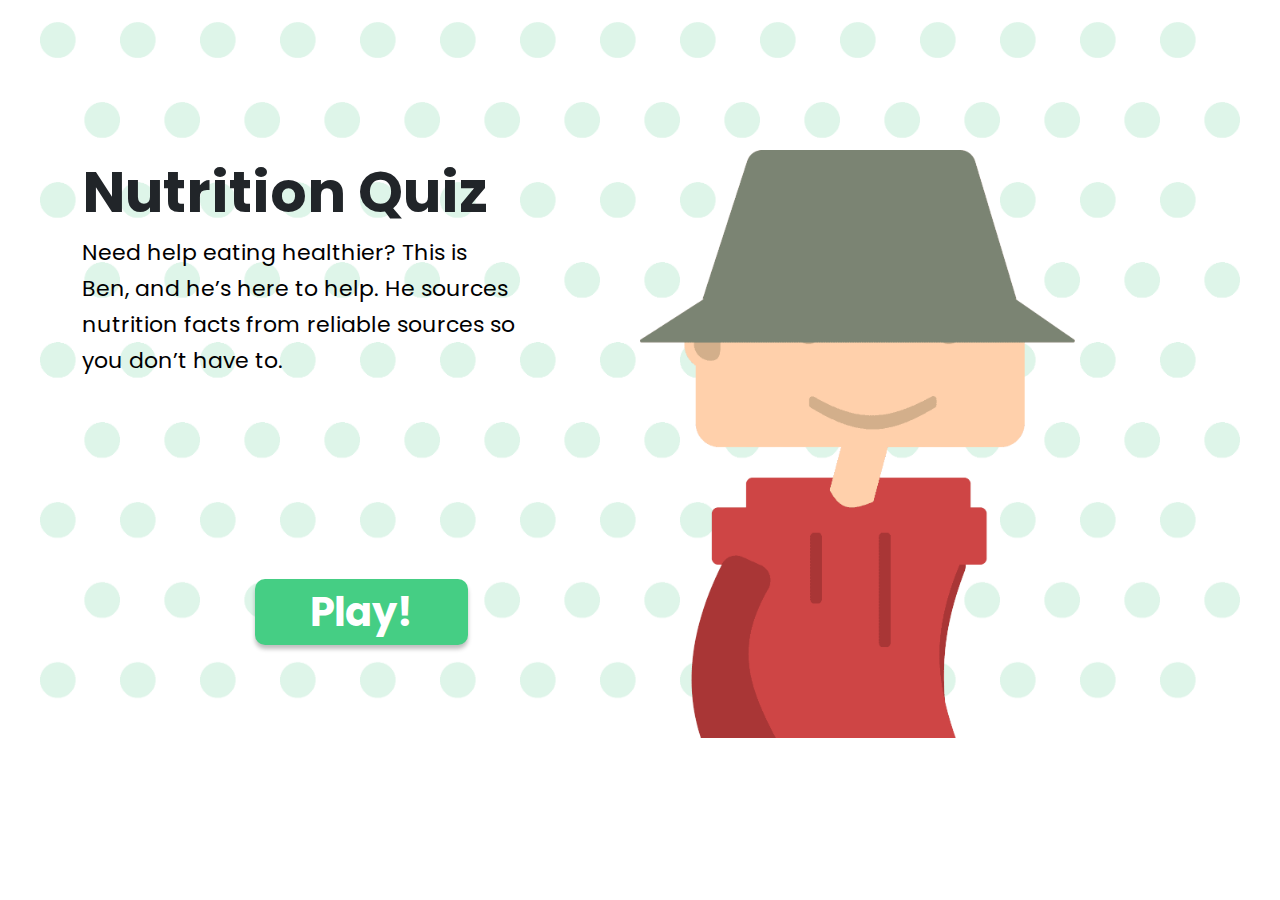
<file: index.html>
<!DOCTYPE html>
<html lang="en">

<head>
    <title>PUI Games</title>
    <!--Required meta tag-->
    <meta charset="UTF-8">
    <meta name="description" content="">
    <meta name="viewport" content="width=device-width, initial-scale=1.0">
    <meta property="og:title" content="">
    <meta property="og:type" content="">
    <meta property="og:url" content="">
    <meta property="og:image" content="">
    <!--google fonts cdn -->
    <link href="https://fonts.googleapis.com/css2?family=Poppins:wght@300;400;600;700&display=swap" rel="stylesheet">
    <!-- CSS File -->
    <link rel="stylesheet" href="assets/css/normalize.css">
    <link rel="stylesheet" href="assets/css/bootstrap.min.css">
    <link rel="stylesheet" href="https://cdnjs.cloudflare.com/ajax/libs/font-awesome/5.15.4/css/all.min.css">
    <!-- animation css -->
    <link rel="stylesheet" href="https://cdnjs.cloudflare.com/ajax/libs/animate.css/4.1.1/animate.min.css"/>
    <link rel="stylesheet" href="assets/css/style.css">
    <link rel="stylesheet" href="assets/css/responsive.css">
</head>

<body>

    <!--Start main Area-->
    <section class="quiz_main_area">
        <div class="container">
            <div class="row">
                <div class="col-md-12">
                    <div class="quize_content_area">
                        <div class="left_quize_area">
                            <div class="quize_txt_area">
                                <div class="quize_top_txt">
                                    <h1>Nutrition Quiz</h1>
                                    <p>Need help eating healthier? This is <span>Ben, and he’s here to help. He sources</span> <span>nutrition facts from reliable sources so</span> you don’t have to.</p>
                                </div>
                                <div class="quize_play_btn">
                                    <a class="btn_style_1" href="option-1.html">Play!</a>
                                </div>
                            </div>
                        </div>
                        <div class="right_quize_area">
                            <div class="quize_right_images">
                                <img src="assets/images/man_icon.png" alt="">
                            </div>
                        </div>
                    </div>
                </div>
            </div>
        </div>
    </section>
    <!--End main Area-->






    <!-- JS File -->
    <script src="assets/js/modernizr-3.11.2.min.js"></script>
    <script src="assets/js/jquery.min.js"></script>
    <script src="assets/js/popper.min.js"></script>
    <script src="assets/js/bootstrap.min.js"></script>
    <script src="assets/js/custom.js"></script>

</body>

</html>
</file>
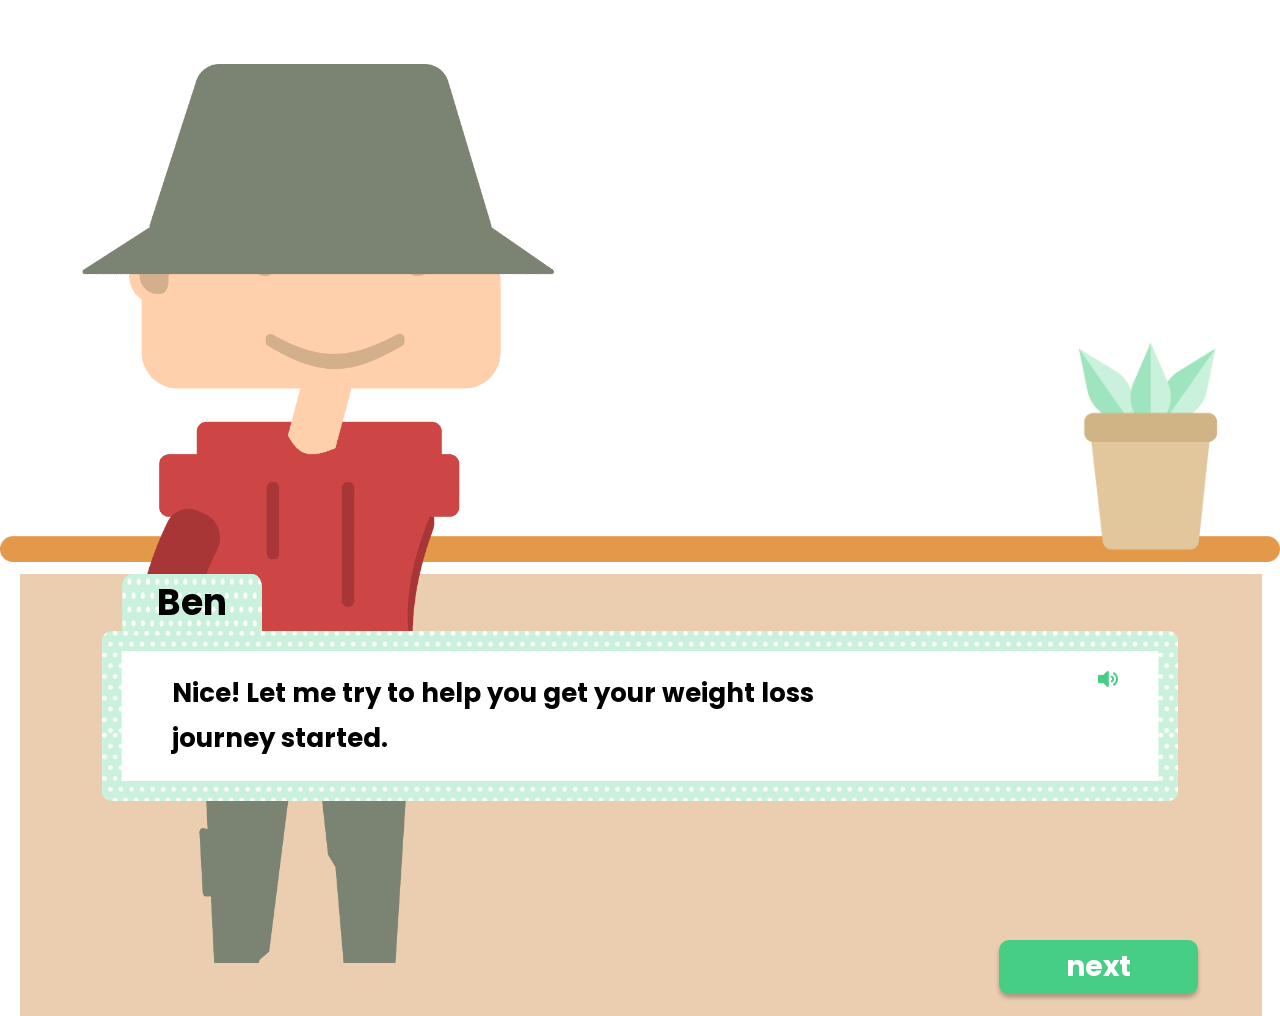
<file: option-1-input.html>
<!DOCTYPE html>
<html lang="en">

<head>
    <title>PUI Games</title>
    <!--Required meta tag-->
    <meta charset="UTF-8">
    <meta name="description" content="">
    <meta name="viewport" content="width=device-width, initial-scale=1.0">
    <meta property="og:title" content="">
    <meta property="og:type" content="">
    <meta property="og:url" content="">
    <meta property="og:image" content="">
    <!--google fonts cdn -->
    <link href="https://fonts.googleapis.com/css2?family=Poppins:wght@300;400;600;700&display=swap" rel="stylesheet">
     <!-- aos animations css -->
    <link href="https://unpkg.com/aos@2.3.1/dist/aos.css" rel="stylesheet" />
    <!-- CSS File -->
    <link rel="stylesheet" href="assets/css/normalize.css">
    <link rel="stylesheet" href="assets/css/bootstrap.min.css">
    <link rel="stylesheet" href="https://cdnjs.cloudflare.com/ajax/libs/font-awesome/5.15.4/css/all.min.css">
    <link rel="stylesheet" href="assets/css/style.css">
    <link rel="stylesheet" href="assets/css/responsive.css">
</head>

<body>

    <!--Start main Area-->
    <section class="option_main_pages_area">
        <div class="bar_images_area">
            <img src="assets/images/bar.png" alt="">
        </div>
        
    </section>
    <!--End main Area-->

    <!--Start option content area -->
    <section class="option_one_content_area">
        <div class="container">
            <div class="row">
                <div class="col-md-12">
                    <div class="top_man_images">
                        <div class="man_single_img" data-aos="fade-left">
                            <img src="assets/images/man_1.png" alt="">
                        </div>
                    </div>
                    <div class="data_option_area">
                        <div class="ben_content_area">
                            <h2>Ben</h2>
                            <div class="ben_single_txt">
                                <h3 class="input_show">Nice! Let me try to help you get your weight loss journey started.</h3>
                                <a href="#"><img src="assets/images/sound.png" alt=""></a>
                            </div>
                        </div>
                        <div class="weight_option_one show" data-aos="fade-right">
                            <form action="#">
                                <div class="single_op1_form">
                                    <input class="form-control custom_form" type="text" placeholder="lose weight">
                                </div>
                            </form>
                        </div>
                        <div class="options2_btn_area show comon_show">
                            <a class="comon_btn" href="option-2.html">next</a>
                        </div>


                    </div>
                </div>
            </div>
        </div>
    </section>
    <!--End option content area -->






    <!-- JS File -->
    <script src="assets/js/modernizr-3.11.2.min.js"></script>
    <script src="assets/js/jquery.min.js"></script>
    <script src="assets/js/popper.min.js"></script>
    <script src="assets/js/bootstrap.min.js"></script>
    <!-- aos animations -->
    <script src="https://unpkg.com/aos@2.3.1/dist/aos.js"></script>
    <script src="assets/js/custom.js"></script>

</body>

</html>
</file>
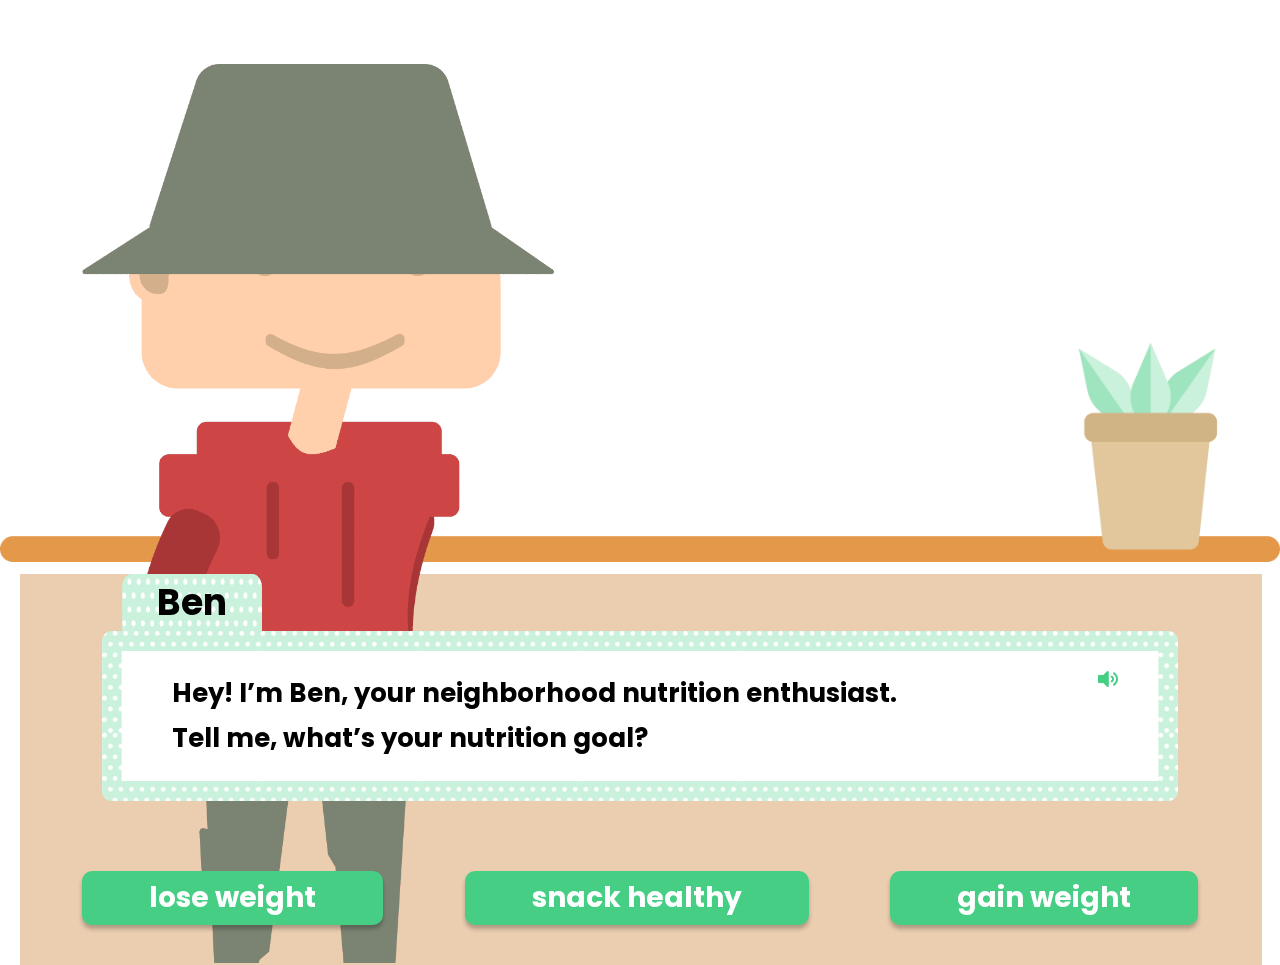
<file: option-1.html>
<!DOCTYPE html>
<html lang="en">
  <head>
    <title>PUI Games</title>
    <!--Required meta tag-->
    <meta charset="UTF-8" />
    <meta name="description" content="" />
    <meta name="viewport" content="width=device-width, initial-scale=1.0" />
    <meta property="og:title" content="" />
    <meta property="og:type" content="" />
    <meta property="og:url" content="" />
    <meta property="og:image" content="" />
    <!--google fonts cdn -->
    <link
      href="https://fonts.googleapis.com/css2?family=Poppins:wght@300;400;600;700&display=swap"
      rel="stylesheet"
    />
    <!-- aos animations css -->
    <link href="https://unpkg.com/aos@2.3.1/dist/aos.css" rel="stylesheet" />
    <!-- CSS File -->
    <link rel="stylesheet" href="assets/css/normalize.css" />
    <link rel="stylesheet" href="assets/css/bootstrap.min.css" />
    <link
      rel="stylesheet"
      href="https://cdnjs.cloudflare.com/ajax/libs/font-awesome/5.15.4/css/all.min.css"
    />
    <link rel="stylesheet" href="assets/css/style.css" />
    <link rel="stylesheet" href="assets/css/responsive.css" />
  </head>

  <body>
    <!--Start main Area-->
    <section class="option_main_pages_area">
      <div class="bar_images_area">
        <img src="assets/images/bar.png" alt="bar" />
      </div>
    </section>
    <!--End main Area-->

    <!--Start option content area -->
    <section class="option_one_content_area">
      <div class="container">
        <div class="row">
          <div class="col-md-12">
            <div class="top_man_images">
              <div class="man_single_img" data-aos="fade-left">
                <img src="assets/images/man_1.png" alt="boy" />
              </div>
            </div>
            <div class="data_option_area">
              <div class="ben_content_area">
                <h2>Ben</h2>
                <div class="ben_single_txt">
                  <h3 class="normal_show">
                    Hey! I’m Ben, your neighborhood nutrition enthusiast. Tell
                    me, what’s your nutrition goal?
                  </h3>
                  <a href="#"
                    ><img src="assets/images/sound.png" alt="sound button"
                  /></a>
                </div>
              </div>
              <div class="main_btn_area">
                <a class="comon_btn" href="option-1-input.html">lose weight</a>
                <a
                  class="comon_btn"
                  href="#
                            option-6.html"
                  >snack healthy</a
                >
                <a class="comon_btn" href="option-2.html">gain weight</a>
              </div>
            </div>
          </div>
        </div>
      </div>
    </section>
    <!--End option content area -->

    <!-- JS File -->
    <script src="assets/js/modernizr-3.11.2.min.js"></script>
    <script src="assets/js/jquery.min.js"></script>
    <script src="assets/js/popper.min.js"></script>
    <script src="assets/js/bootstrap.min.js"></script>
    <!-- aos animations -->
    <script src="https://unpkg.com/aos@2.3.1/dist/aos.js"></script>
    <script src="assets/js/custom.js"></script>
  </body>
</html>
</file>
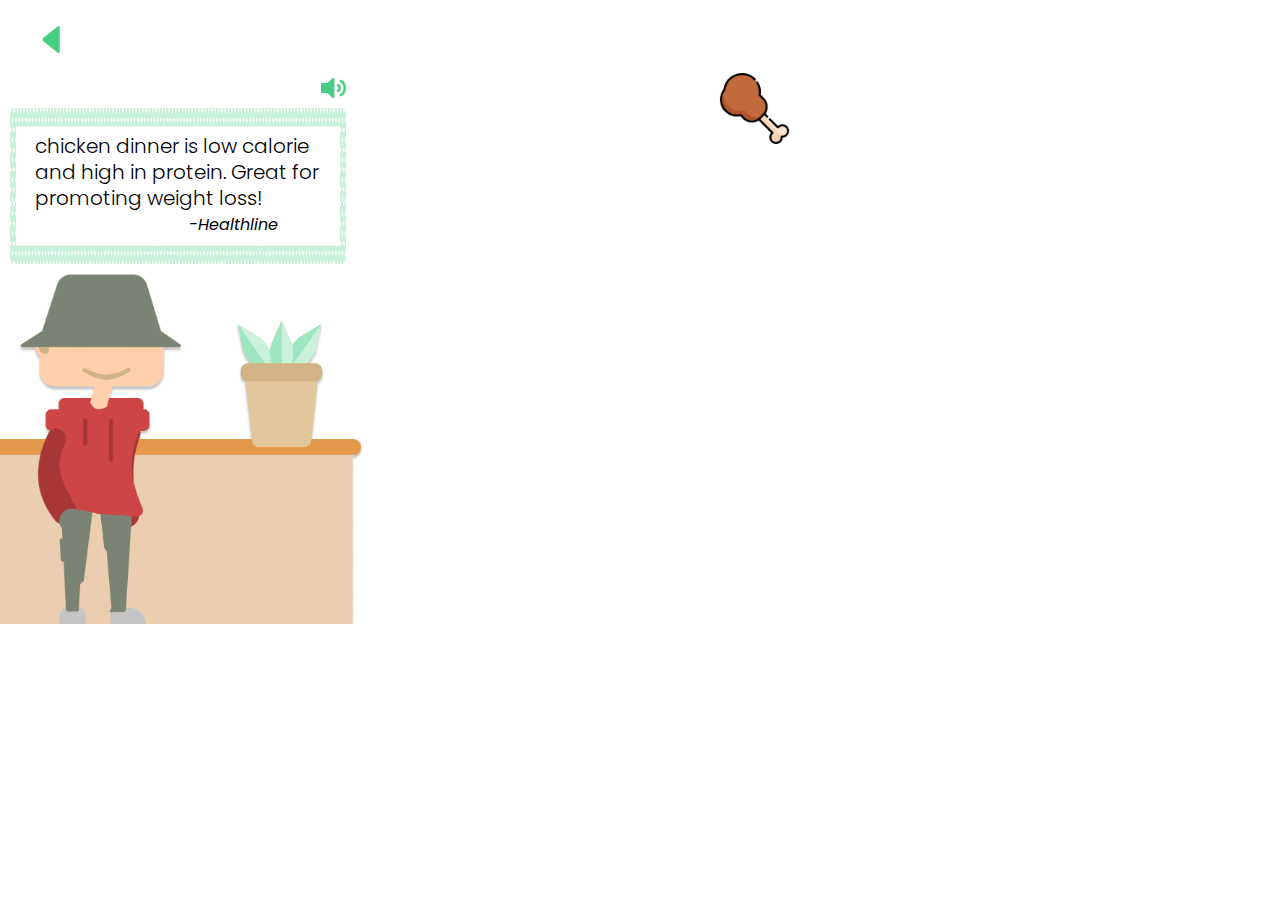
<file: option-10.html>
<!DOCTYPE html>
<html lang="en">
  <head>
    <title>PUI Games</title>
    <!--Required meta tag-->
    <meta charset="UTF-8" />
    <meta name="description" content="" />
    <meta name="viewport" content="width=device-width, initial-scale=1.0" />
    <meta property="og:title" content="" />
    <meta property="og:type" content="" />
    <meta property="og:url" content="" />
    <meta property="og:image" content="" />
    <!--google fonts cdn -->
    <link
      href="https://fonts.googleapis.com/css2?family=Poppins:wght@300;400;600;700&display=swap"
      rel="stylesheet"
    />
    <!-- aos animations css -->
    <link href="https://unpkg.com/aos@2.3.1/dist/aos.css" rel="stylesheet" />
    <!-- CSS File -->
    <link rel="stylesheet" href="assets/css/normalize.css" />
    <link rel="stylesheet" href="assets/css/bootstrap.min.css" />
    <link
      rel="stylesheet"
      href="https://cdnjs.cloudflare.com/ajax/libs/font-awesome/5.15.4/css/all.min.css"
    />
    <link rel="stylesheet" href="assets/css/style.css" />
    <link rel="stylesheet" href="assets/css/responsive.css" />
  </head>
  <body>
    <!--Start main Area-->
    <section class="option_nine_main_area">
      <!-- <div class="container">
            <div class="col-md-12"> -->
      <div class="option_nine_head">
        <div class="nine_head_image">
          <a href="option-6.html"
            ><img src="assets/images/left_item1.png" alt="boy"
          /></a>
        </div>
      </div>
      <div class="option_nine_main_area_item">
        <div class="option_nine_left">
          <div class="chicken_dinner_content">
            <div class="sound_icon">
              <img src="assets/images/sound.png" alt="sound button" />
            </div>
            <div class="chicken_text">
              <h3>
                chicken dinner is low calorie and high in protein. Great for
                promoting weight loss!
              </h3>
              <p>-Healthline</p>
            </div>
          </div>
          <div class="option_nine_left_bottomm">
            <img src="assets/images/check.png" alt="check" />
          </div>
        </div>
        <div class="option_nine_right">
          <div class="option_nine_right_top">
            <div class="checken_icon">
              <img src="assets/images/chicken.png" alt="chicken" />
            </div>
            <div class="checken_text">
              <iframe
                src="https://www.aspicyperspective.com/best-hamburger-patty-recipe/"
                title="description"
                width="450"
                height="600"
              ></iframe>
            </div>
          </div>
        </div>
      </div>
      <!-- </div> -->
      <!-- </div> -->
    </section>
    <!--End main Area-->

    <!--Start option content area -->

    <!--End option content area -->

    <!-- JS File -->
    <script src="assets/js/modernizr-3.11.2.min.js"></script>
    <script src="assets/js/jquery.min.js"></script>
    <script src="assets/js/popper.min.js"></script>
    <script src="assets/js/bootstrap.min.js"></script>
    <!-- aos animations -->
    <script src="https://unpkg.com/aos@2.3.1/dist/aos.js"></script>
    <script src="assets/js/custom.js"></script>
  </body>
</html>
</file>
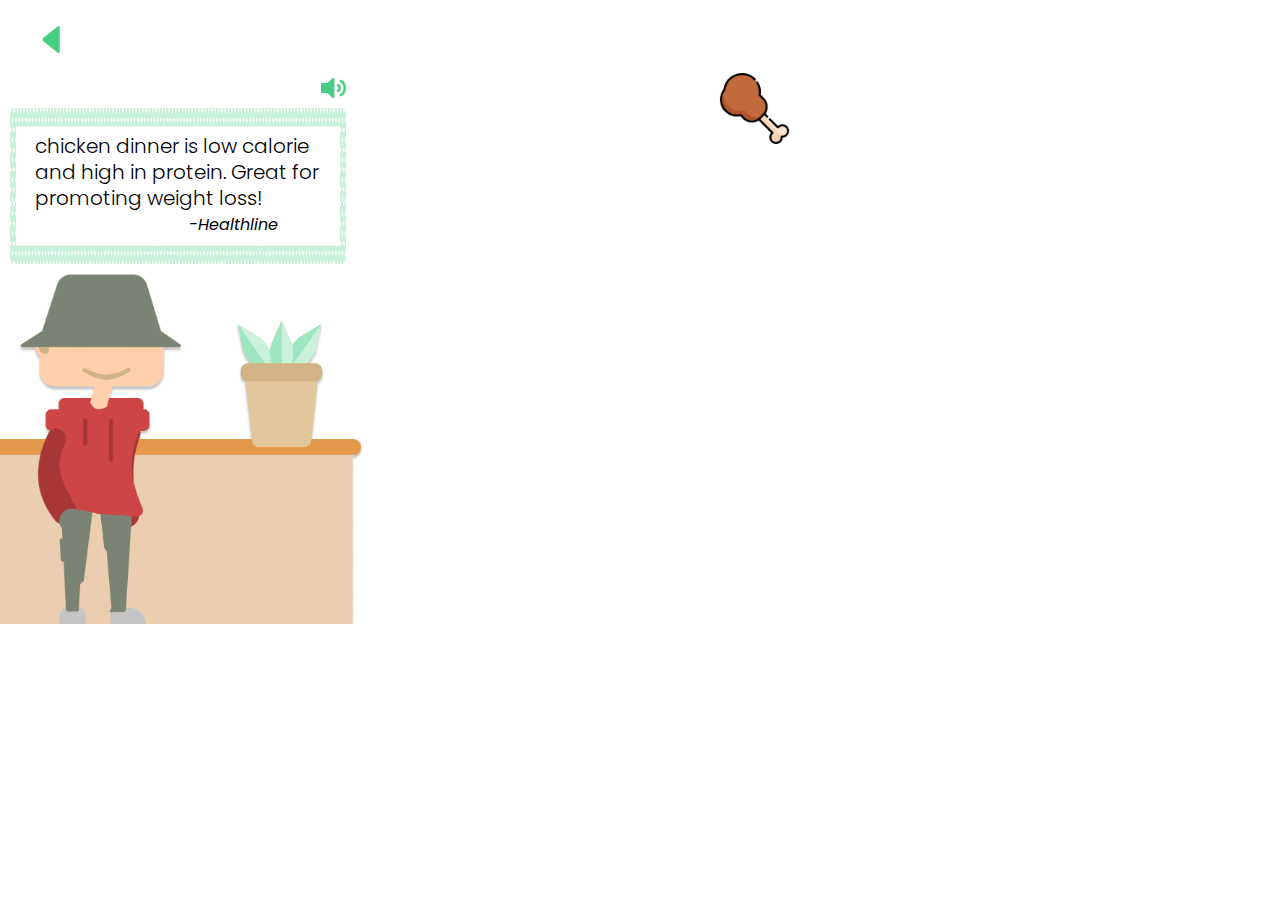
<file: option-11.html>
<!DOCTYPE html>
<html lang="en">
  <head>
    <title>PUI Games</title>
    <!--Required meta tag-->
    <meta charset="UTF-8" />
    <meta name="description" content="" />
    <meta name="viewport" content="width=device-width, initial-scale=1.0" />
    <meta property="og:title" content="" />
    <meta property="og:type" content="" />
    <meta property="og:url" content="" />
    <meta property="og:image" content="" />
    <!--google fonts cdn -->
    <link
      href="https://fonts.googleapis.com/css2?family=Poppins:wght@300;400;600;700&display=swap"
      rel="stylesheet"
    />
    <!-- aos animations css -->
    <link href="https://unpkg.com/aos@2.3.1/dist/aos.css" rel="stylesheet" />
    <!-- CSS File -->
    <link rel="stylesheet" href="assets/css/normalize.css" />
    <link rel="stylesheet" href="assets/css/bootstrap.min.css" />
    <link
      rel="stylesheet"
      href="https://cdnjs.cloudflare.com/ajax/libs/font-awesome/5.15.4/css/all.min.css"
    />
    <link rel="stylesheet" href="assets/css/style.css" />
    <link rel="stylesheet" href="assets/css/responsive.css" />
  </head>
  <body>
    <!--Start main Area-->
    <section class="option_nine_main_area">
      <!-- <div class="container">
            <div class="col-md-12"> -->
      <div class="option_nine_head">
        <div class="nine_head_image">
          <a href="option-6.html"
            ><img src="assets/images/left_item1.png" alt="boy"
          /></a>
        </div>
      </div>
      <div class="option_nine_main_area_item">
        <div class="option_nine_left">
          <div class="chicken_dinner_content">
            <div class="sound_icon">
              <img src="assets/images/sound.png" alt="sound button" />
            </div>
            <div class="chicken_text">
              <h3>
                chicken dinner is low calorie and high in protein. Great for
                promoting weight loss!
              </h3>
              <p>-Healthline</p>
            </div>
          </div>
          <div class="option_nine_left_bottomm">
            <img src="assets/images/check.png" alt="check" />
          </div>
        </div>
        <div class="option_nine_right">
          <div class="option_nine_right_top">
            <div class="checken_icon">
              <img src="assets/images/chicken.png" alt="chicken" />
            </div>
            <div class="checken_text">
              <iframe
                src="https://natashaskitchen.com/perfect-burger-recipe/"
                title="description"
                width="450"
                height="600"
              ></iframe>
            </div>
          </div>
        </div>
      </div>
      <!-- </div> -->
      <!-- </div> -->
    </section>
    <!--End main Area-->

    <!--Start option content area -->

    <!--End option content area -->

    <!-- JS File -->
    <script src="assets/js/modernizr-3.11.2.min.js"></script>
    <script src="assets/js/jquery.min.js"></script>
    <script src="assets/js/popper.min.js"></script>
    <script src="assets/js/bootstrap.min.js"></script>
    <!-- aos animations -->
    <script src="https://unpkg.com/aos@2.3.1/dist/aos.js"></script>
    <script src="assets/js/custom.js"></script>
  </body>
</html>
</file>
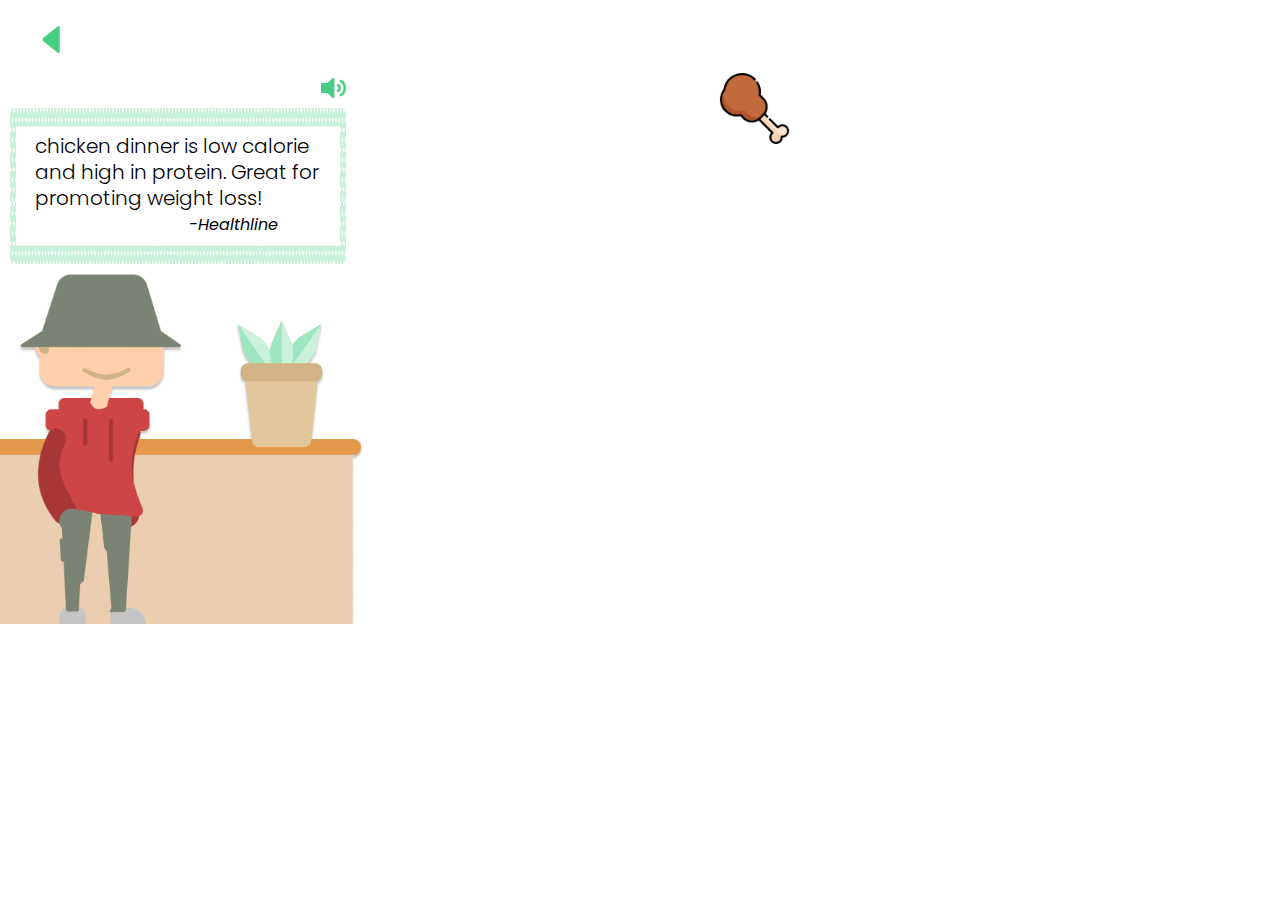
<file: option-12.html>
<!DOCTYPE html>
<html lang="en">
  <head>
    <title>PUI Games</title>
    <!--Required meta tag-->
    <meta charset="UTF-8" />
    <meta name="description" content="" />
    <meta name="viewport" content="width=device-width, initial-scale=1.0" />
    <meta property="og:title" content="" />
    <meta property="og:type" content="" />
    <meta property="og:url" content="" />
    <meta property="og:image" content="" />
    <!--google fonts cdn -->
    <link
      href="https://fonts.googleapis.com/css2?family=Poppins:wght@300;400;600;700&display=swap"
      rel="stylesheet"
    />
    <!-- aos animations css -->
    <link href="https://unpkg.com/aos@2.3.1/dist/aos.css" rel="stylesheet" />
    <!-- CSS File -->
    <link rel="stylesheet" href="assets/css/normalize.css" />
    <link rel="stylesheet" href="assets/css/bootstrap.min.css" />
    <link
      rel="stylesheet"
      href="https://cdnjs.cloudflare.com/ajax/libs/font-awesome/5.15.4/css/all.min.css"
    />
    <link rel="stylesheet" href="assets/css/style.css" />
    <link rel="stylesheet" href="assets/css/responsive.css" />
  </head>
  <body>
    <!--Start main Area-->
    <section class="option_nine_main_area">
      <!-- <div class="container">
            <div class="col-md-12"> -->
      <div class="option_nine_head">
        <div class="nine_head_image">
          <a href="option-6.html"
            ><img src="assets/images/left_item1.png" alt="boy"
          /></a>
        </div>
      </div>
      <div class="option_nine_main_area_item">
        <div class="option_nine_left">
          <div class="chicken_dinner_content">
            <div class="sound_icon">
              <img src="assets/images/sound.png" alt="sound button" />
            </div>
            <div class="chicken_text">
              <h3>
                chicken dinner is low calorie and high in protein. Great for
                promoting weight loss!
              </h3>
              <p>-Healthline</p>
            </div>
          </div>
          <div class="option_nine_left_bottomm">
            <img src="assets/images/check.png" alt="check" />
          </div>
        </div>
        <div class="option_nine_right">
          <div class="option_nine_right_top">
            <div class="checken_icon">
              <img src="assets/images/chicken.png" alt="chicken" />
            </div>
            <div class="checken_text">
              <iframe
                src="https://cafedelites.com/creamy-garlic-chicken-breasts/"
                title="description"
                width="450"
                height="600"
              ></iframe>
            </div>
          </div>
        </div>
      </div>
      <!-- </div> -->
      <!-- </div> -->
    </section>
    <!--End main Area-->

    <!--Start option content area -->

    <!--End option content area -->

    <!-- JS File -->
    <script src="assets/js/modernizr-3.11.2.min.js"></script>
    <script src="assets/js/jquery.min.js"></script>
    <script src="assets/js/popper.min.js"></script>
    <script src="assets/js/bootstrap.min.js"></script>
    <!-- aos animations -->
    <script src="https://unpkg.com/aos@2.3.1/dist/aos.js"></script>
    <script src="assets/js/custom.js"></script>
  </body>
</html>
</file>
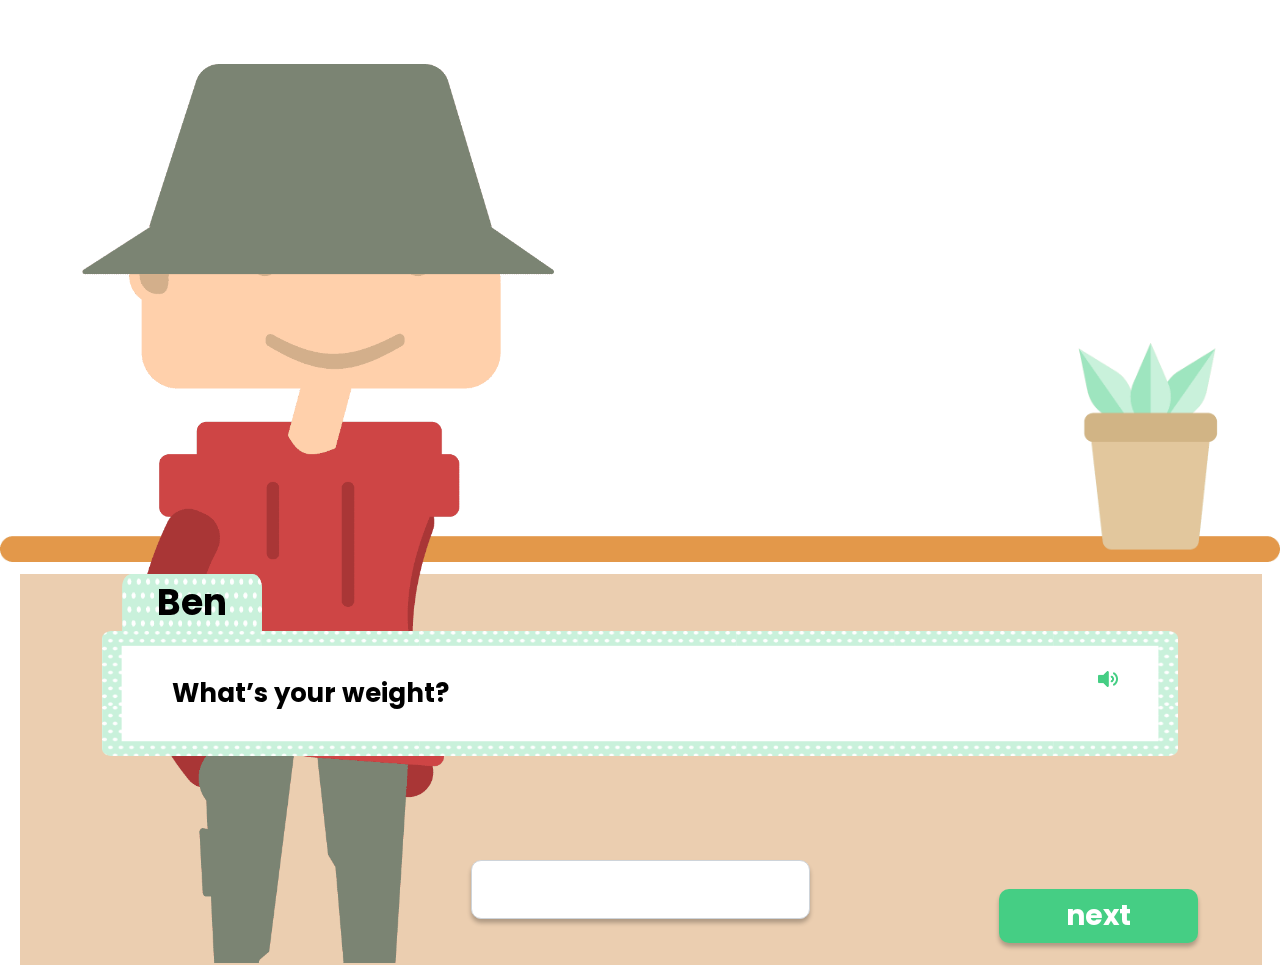
<file: option-2-input.html>
<!DOCTYPE html>
<html lang="en">

<head>
    <title>PUI Games</title>
    <!--Required meta tag-->
    <meta charset="UTF-8">
    <meta name="description" content="">
    <meta name="viewport" content="width=device-width, initial-scale=1.0">
    <meta property="og:title" content="">
    <meta property="og:type" content="">
    <meta property="og:url" content="">
    <meta property="og:image" content="">
    <!--google fonts cdn -->
    <link href="https://fonts.googleapis.com/css2?family=Poppins:wght@300;400;600;700&display=swap" rel="stylesheet">
     <!-- aos animations css -->
    <link href="https://unpkg.com/aos@2.3.1/dist/aos.css" rel="stylesheet" />
    <!-- CSS File -->
    <link rel="stylesheet" href="assets/css/normalize.css">
    <link rel="stylesheet" href="assets/css/bootstrap.min.css">
    <link rel="stylesheet" href="https://cdnjs.cloudflare.com/ajax/libs/font-awesome/5.15.4/css/all.min.css">
    <link rel="stylesheet" href="assets/css/style.css">
    <link rel="stylesheet" href="assets/css/responsive.css">
</head>

<body>

    <!--Start main Area-->
    <section class="option_main_pages_area">
        <div class="bar_images_area">
            <img src="assets/images/bar.png" alt="">
        </div>
    </section>
    <!--End main Area-->

    <!--Start option content area -->
    <section class="option_one_content_area">
        <div class="container">
            <div class="row">
                <div class="col-md-12">
                    <div class="top_man_images">
                        <div class="man_single_img" data-aos="fade-left">
                            <img src="assets/images/man_1.png" alt="">
                        </div>
                    </div>
                    <div class="data_option_area">
                        <div class="ben_content_area">
                            <h2>Ben</h2>
                            <div class="ben_single_txt">
                                <h3 class="input_show">What’s your weight?</h3>
                                <a href="#"><img src="assets/images/sound.png" alt=""></a>
                            </div>
                        </div>
                        <div class="weight_option_one weight_option_two show" data-aos="fade-right">
                            <form action="#">
                                <div class="single_op1_form single_option_pp">
                                    <input class="form-control custom_form" type="text">
                                </div>
                                
                            </form>
                        </div>
                        <div class="options2_btn_area show comon_show">
                            <a class="comon_btn" href="option-3.html">next</a>
                        </div>

                    </div>
                </div>
            </div>
        </div>
    </section>
    <!--End option content area -->






    <!-- JS File -->
    <script src="assets/js/modernizr-3.11.2.min.js"></script>
    <script src="assets/js/jquery.min.js"></script>
    <script src="assets/js/popper.min.js"></script>
    <script src="assets/js/bootstrap.min.js"></script>
    <!-- aos animations -->
    <script src="https://unpkg.com/aos@2.3.1/dist/aos.js"></script>
    <script src="assets/js/custom.js"></script>

</body>

</html>
</file>
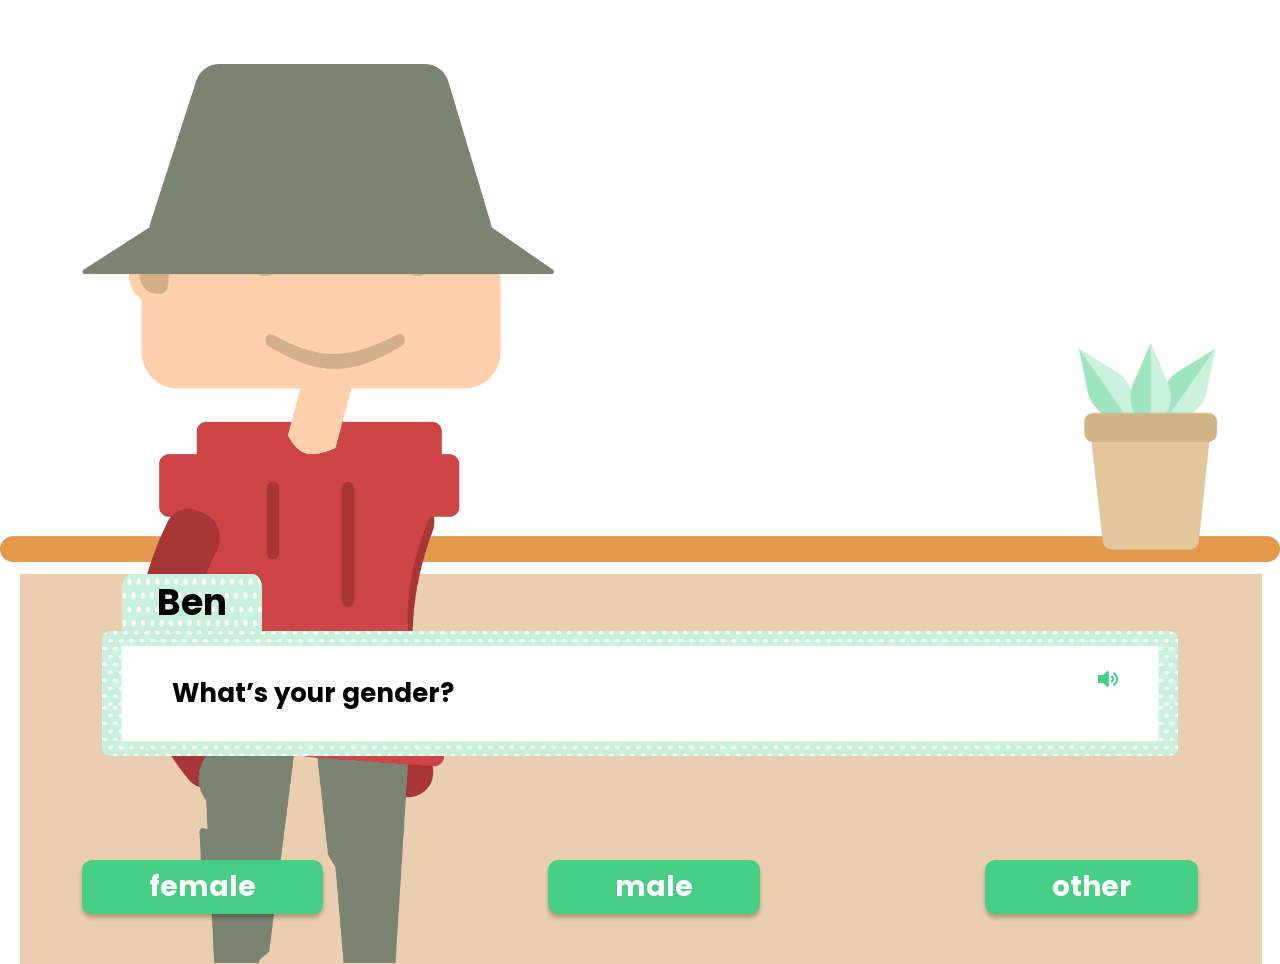
<file: option-2.html>
<!DOCTYPE html>
<html lang="en">

<head>
    <title>PUI Games</title>
    <!--Required meta tag-->
    <meta charset="UTF-8">
    <meta name="description" content="">
    <meta name="viewport" content="width=device-width, initial-scale=1.0">
    <meta property="og:title" content="">
    <meta property="og:type" content="">
    <meta property="og:url" content="">
    <meta property="og:image" content="">
    <!--google fonts cdn -->
    <link href="https://fonts.googleapis.com/css2?family=Poppins:wght@300;400;600;700&display=swap" rel="stylesheet">
     <!-- aos animations css -->
    <link href="https://unpkg.com/aos@2.3.1/dist/aos.css" rel="stylesheet" />
    <!-- CSS File -->
    <link rel="stylesheet" href="assets/css/normalize.css">
    <link rel="stylesheet" href="assets/css/bootstrap.min.css">
    <link rel="stylesheet" href="https://cdnjs.cloudflare.com/ajax/libs/font-awesome/5.15.4/css/all.min.css">
    <link rel="stylesheet" href="assets/css/style.css">
    <link rel="stylesheet" href="assets/css/responsive.css">
</head>

<body>

    <!--Start main Area-->
    <section class="option_main_pages_area">
        <div class="bar_images_area">
            <img src="assets/images/bar.png" alt="">
        </div>
    </section>
    <!--End main Area-->

    <!--Start option content area -->
    <section class="option_one_content_area">
        <div class="container">
            <div class="row">
                <div class="col-md-12">
                    <div class="top_man_images">
                        <div class="man_single_img" data-aos="fade-left">
                            <img src="assets/images/man_1.png" alt="">
                        </div>
                    </div>
                    <div class="data_option_area">
                        <div class="ben_content_area">
                            <h2>Ben</h2>
                            <div class="ben_single_txt">
                                <h3 class="normal_show">What’s your gender?</h3>
                                <a href="#"><img src="assets/images/sound.png" alt=""></a>
                            </div>
                        </div>
                        <div class="main_btn_area option_2_btn_area">
                            <a class="comon_btn" href="option-2-input.html">female</a>
                            <a class="comon_btn" href="option-2-input.html">male</a>
                            <a class="comon_btn" href="option-2-input.html">other</a>
                        </div>
                        <div class="options2_btn_area">
                            <a class="comon_btn" href="option-3.html">next</a>
                        </div>


                    </div>
                </div>
            </div>
        </div>
    </section>
    <!--End option content area -->






    <!-- JS File -->
    <script src="assets/js/modernizr-3.11.2.min.js"></script>
    <script src="assets/js/jquery.min.js"></script>
    <script src="assets/js/popper.min.js"></script>
    <script src="assets/js/bootstrap.min.js"></script>
    <!-- aos animations -->
    <script src="https://unpkg.com/aos@2.3.1/dist/aos.js"></script>
    <script src="assets/js/custom.js"></script>

</body>

</html>
</file>
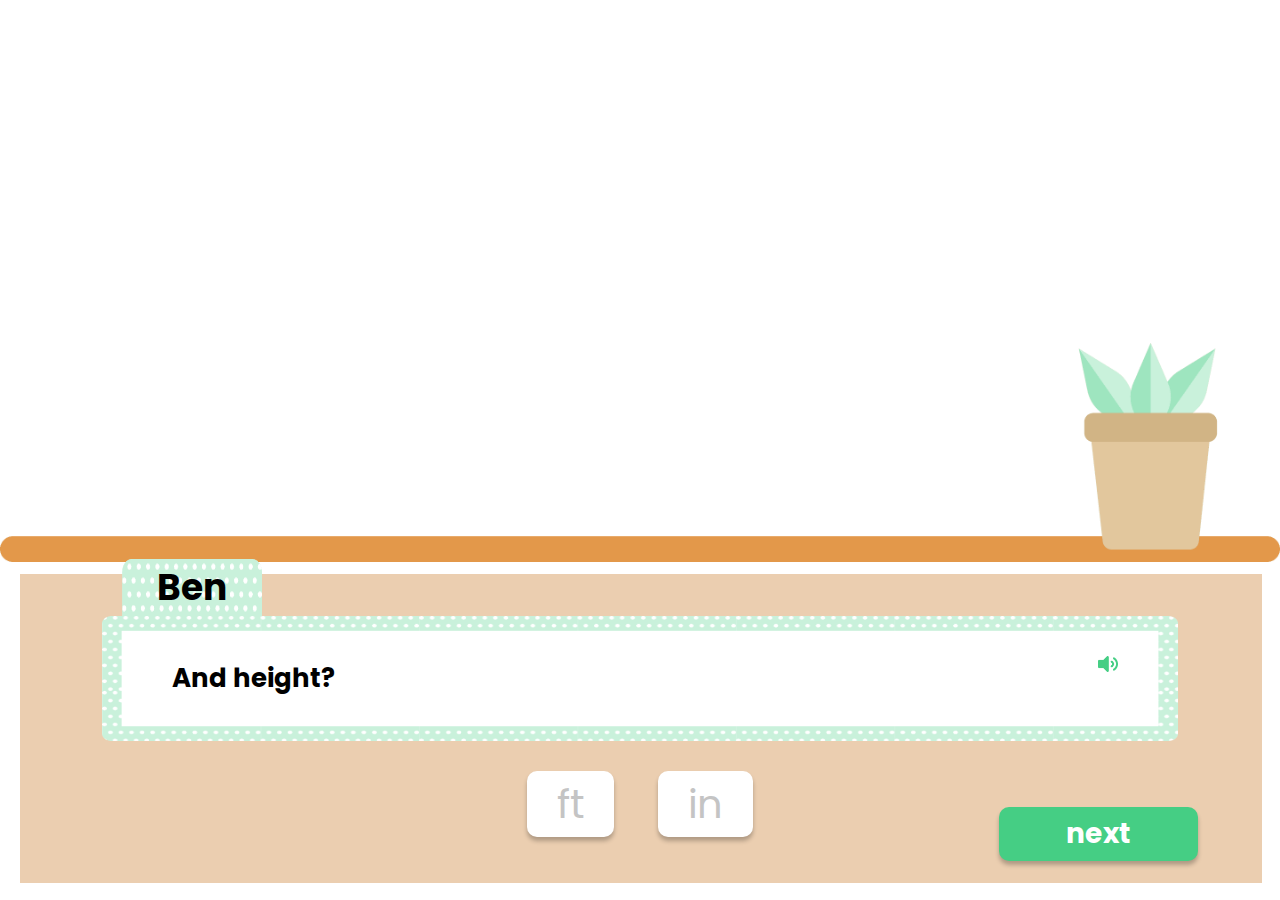
<file: option-3.html>
<!DOCTYPE html>
<html lang="en">

<head>
    <title>PUI Games</title>
    <!--Required meta tag-->
    <meta charset="UTF-8">
    <meta name="description" content="">
    <meta name="viewport" content="width=device-width, initial-scale=1.0">
    <meta property="og:title" content="">
    <meta property="og:type" content="">
    <meta property="og:url" content="">
    <meta property="og:image" content="">
    <!--google fonts cdn -->
    <link href="https://fonts.googleapis.com/css2?family=Poppins:wght@300;400;600;700&display=swap" rel="stylesheet">
     <!-- aos animations css -->
    <link href="https://unpkg.com/aos@2.3.1/dist/aos.css" rel="stylesheet" />
    <!-- CSS File -->
    <link rel="stylesheet" href="assets/css/normalize.css">
    <link rel="stylesheet" href="assets/css/bootstrap.min.css">
    <link rel="stylesheet" href="https://cdnjs.cloudflare.com/ajax/libs/font-awesome/5.15.4/css/all.min.css">
    <link rel="stylesheet" href="assets/css/style.css">
    <link rel="stylesheet" href="assets/css/responsive.css">
</head>

<body>

    <!--Start main Area-->
    <section class="option_main_pages_area">
        <div class="bar_images_area">
            <img src="assets/images/bar.png" alt="">
        </div>
    </section>
    <!--End main Area-->

    <!--Start option content area -->
    <section class="option_one_content_area">
        <div class="container">
            <div class="row">
                <div class="col-md-12">
                    <!-- <div class="top_man_images">
                        <div class="man_single_img">
                            <img src="assets/images/man_1.png" alt="">
                        </div>
                    </div> -->
                    <div class="data_option_area option_3_data">
                        <div class="ben_content_area">
                            <h2>Ben</h2>
                            <div class="ben_single_txt">
                                <h3 class="normal_show">And height?</h3>
                                <a href="#"><img src="assets/images/sound.png" alt=""></a>
                            </div>
                        </div>
                        <div class="option_three_height_area">
                            <a class="height_btn" href="#">ft</a>
                            <a class="height_btn" href="#">in</a>
                        </div>
                        <div class="options2_btn_area show">
                            <a class="comon_btn" href="option-4.html">next</a>
                        </div>


                    </div>
                </div>
            </div>
        </div>
    </section>
    <!--End option content area -->






    <!-- JS File -->
    <script src="assets/js/modernizr-3.11.2.min.js"></script>
    <script src="assets/js/jquery.min.js"></script>
    <script src="assets/js/popper.min.js"></script>
    <script src="assets/js/bootstrap.min.js"></script>
    <!-- aos animations -->
    <script src="https://unpkg.com/aos@2.3.1/dist/aos.js"></script>
    <script src="assets/js/custom.js"></script>

</body>

</html>
</file>
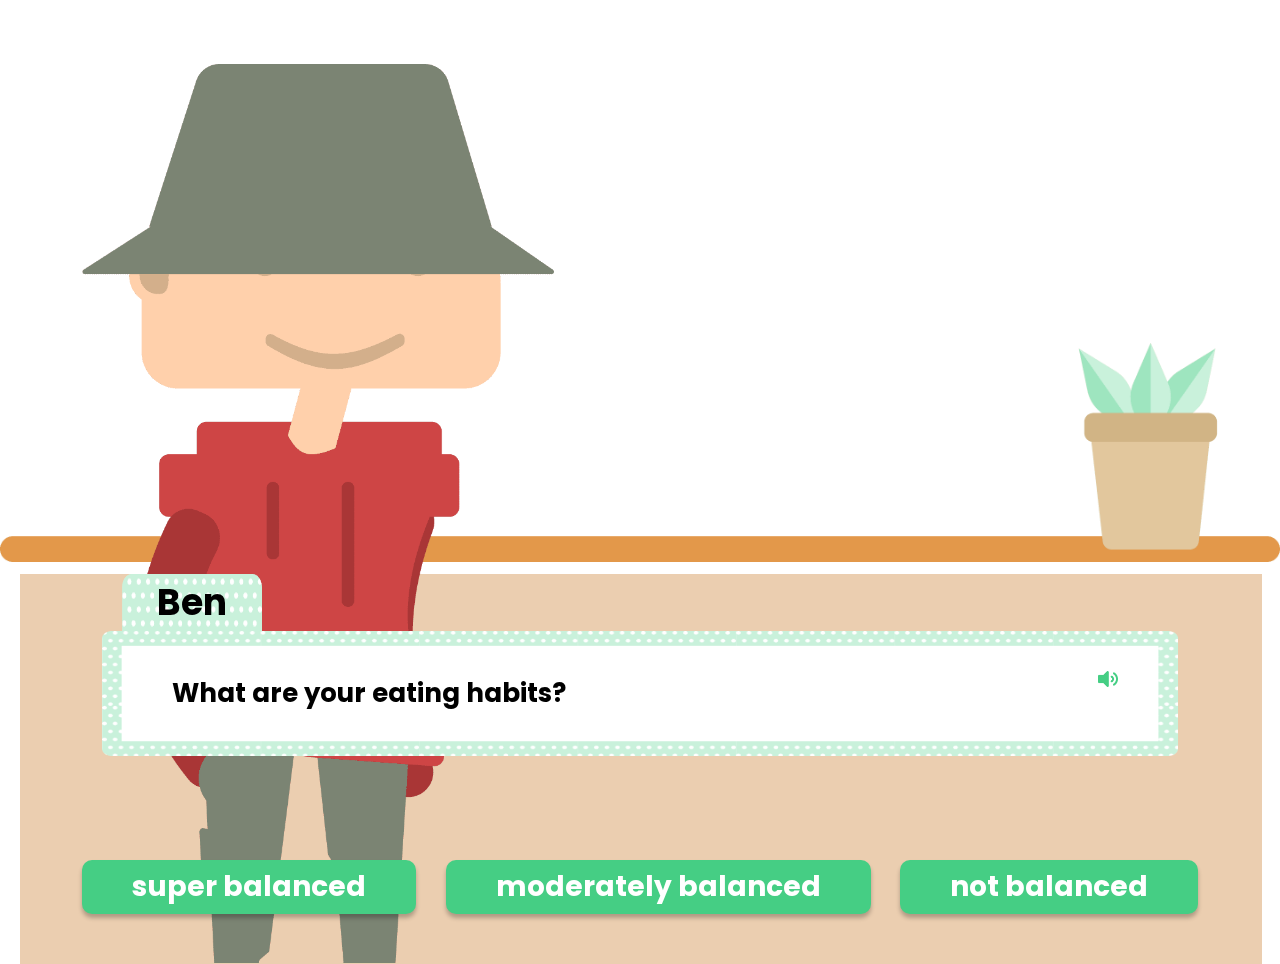
<file: option-4.html>
<!DOCTYPE html>
<html lang="en">

<head>
    <title>PUI Games</title>
    <!--Required meta tag-->
    <meta charset="UTF-8">
    <meta name="description" content="">
    <meta name="viewport" content="width=device-width, initial-scale=1.0">
    <meta property="og:title" content="">
    <meta property="og:type" content="">
    <meta property="og:url" content="">
    <meta property="og:image" content="">
    <!--google fonts cdn -->
    <link href="https://fonts.googleapis.com/css2?family=Poppins:wght@300;400;600;700&display=swap" rel="stylesheet">
     <!-- aos animations css -->
    <link href="https://unpkg.com/aos@2.3.1/dist/aos.css" rel="stylesheet" />
    <!-- CSS File -->
    <link rel="stylesheet" href="assets/css/normalize.css">
    <link rel="stylesheet" href="assets/css/bootstrap.min.css">
    <link rel="stylesheet" href="https://cdnjs.cloudflare.com/ajax/libs/font-awesome/5.15.4/css/all.min.css">
    <link rel="stylesheet" href="assets/css/style.css">
    <link rel="stylesheet" href="assets/css/responsive.css">
</head>

<body>

    <!--Start main Area-->
    <section class="option_main_pages_area">
        <div class="bar_images_area">
            <img src="assets/images/bar.png" alt="">
        </div>
       
    </section>
    <!--End main Area-->

    <!--Start option content area -->
    <section class="option_one_content_area">
        <div class="container">
            <div class="row">
                <div class="col-md-12">
                    <div class="top_man_images">
                        <div class="man_single_img" data-aos="fade-left">
                            <img src="assets/images/man_1.png" alt="">
                        </div>
                    </div>
                    <div class="data_option_area">
                        <div class="ben_content_area">
                            <h2>Ben</h2>
                            <div class="ben_single_txt">
                                <h3 class="normal_show">What are your eating habits?</h3>
                                <a href="#"><img src="assets/images/sound.png" alt=""></a>
                            </div>
                        </div>
                        <div class="main_btn_area option_2_btn_area option_3_btn_details">
                            <a class="comon_btn" href="option-5.html">super balanced</a>
                            <a class="comon_btn" href="option-5.html">moderately balanced</a>
                            <a class="comon_btn" href="option-5.html">not balanced</a>
                        </div>
                        <div class="options2_btn_area">
                            <a class="comon_btn" href="option-5.html">next</a>
                        </div>


                    </div>
                </div>
            </div>
        </div>
    </section>
    <!--End option content area -->






    <!-- JS File -->
    <script src="assets/js/modernizr-3.11.2.min.js"></script>
    <script src="assets/js/jquery.min.js"></script>
    <script src="assets/js/popper.min.js"></script>
    <script src="assets/js/bootstrap.min.js"></script>
    <!-- aos animations -->
    <script src="https://unpkg.com/aos@2.3.1/dist/aos.js"></script>
    <script src="assets/js/custom.js"></script>

</body>

</html>
</file>
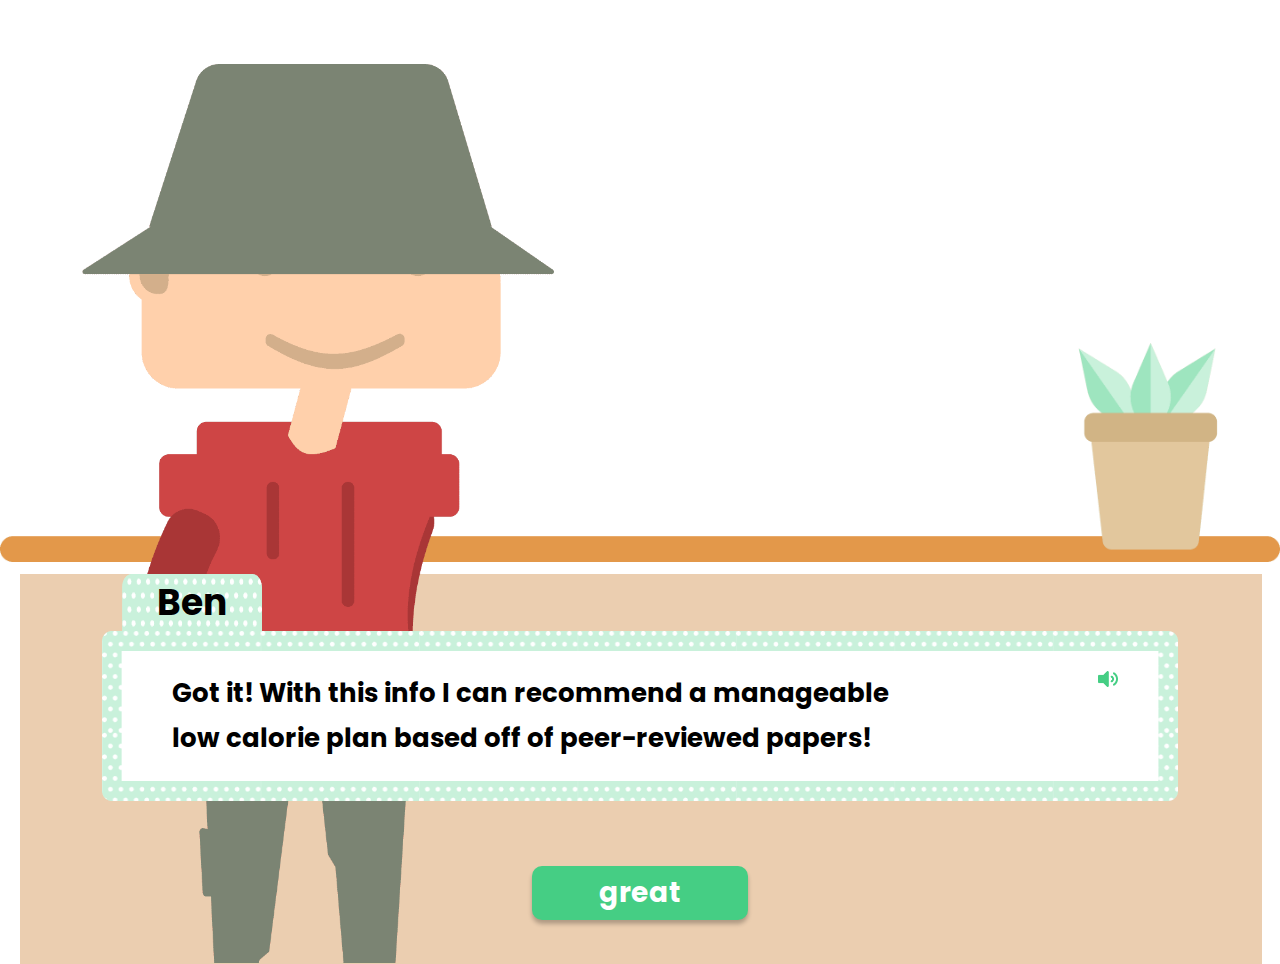
<file: option-5.html>
<!DOCTYPE html>
<html lang="en">

<head>
    <title>PUI Games</title>
    <!--Required meta tag-->
    <meta charset="UTF-8">
    <meta name="description" content="">
    <meta name="viewport" content="width=device-width, initial-scale=1.0">
    <meta property="og:title" content="">
    <meta property="og:type" content="">
    <meta property="og:url" content="">
    <meta property="og:image" content="">
    <!--google fonts cdn -->
    <link href="https://fonts.googleapis.com/css2?family=Poppins:wght@300;400;600;700&display=swap" rel="stylesheet">
     <!-- aos animations css -->
    <link href="https://unpkg.com/aos@2.3.1/dist/aos.css" rel="stylesheet" />
    <!-- CSS File -->
    <link rel="stylesheet" href="assets/css/normalize.css">
    <link rel="stylesheet" href="assets/css/bootstrap.min.css">
    <link rel="stylesheet" href="https://cdnjs.cloudflare.com/ajax/libs/font-awesome/5.15.4/css/all.min.css">
    <link rel="stylesheet" href="assets/css/style.css">
    <link rel="stylesheet" href="assets/css/responsive.css">
</head>

<body>

    <!--Start main Area-->
    <section class="option_main_pages_area">
        <div class="bar_images_area">
            <img src="assets/images/bar.png" alt="">
        </div>
        
    </section>
    <!--End main Area-->

    <!--Start option content area -->
    <section class="option_one_content_area">
        <div class="container">
            <div class="row">
                <div class="col-md-12">
                    <div class="top_man_images">
                        <div class="man_single_img">
                            <img src="assets/images/man_1.png" alt="">
                        </div>
                    </div>
                    <div class="data_option_area">
                        <div class="ben_content_area">
                            <h2>Ben</h2>
                            <div class="ben_single_txt">
                                <h3 class="normal_show">Got it! With this info I can recommend a manageable low calorie plan based off of peer-reviewed papers!</h3>
                                <a href="#"><img src="assets/images/sound.png" alt=""></a>
                            </div>
                        </div>

                        <div class="option_five_great_btn">
                            <a class="comon_btn" href="option-6.html">great</a>
                        </div>


                    </div>
                </div>
            </div>
        </div>
    </section>
    <!--End option content area -->






    <!-- JS File -->
    <script src="assets/js/modernizr-3.11.2.min.js"></script>
    <script src="assets/js/jquery.min.js"></script>
    <script src="assets/js/popper.min.js"></script>
    <script src="assets/js/bootstrap.min.js"></script>
    <!-- aos animations -->
    <script src="https://unpkg.com/aos@2.3.1/dist/aos.js"></script>
    <script src="assets/js/custom.js"></script>

</body>

</html>
</file>
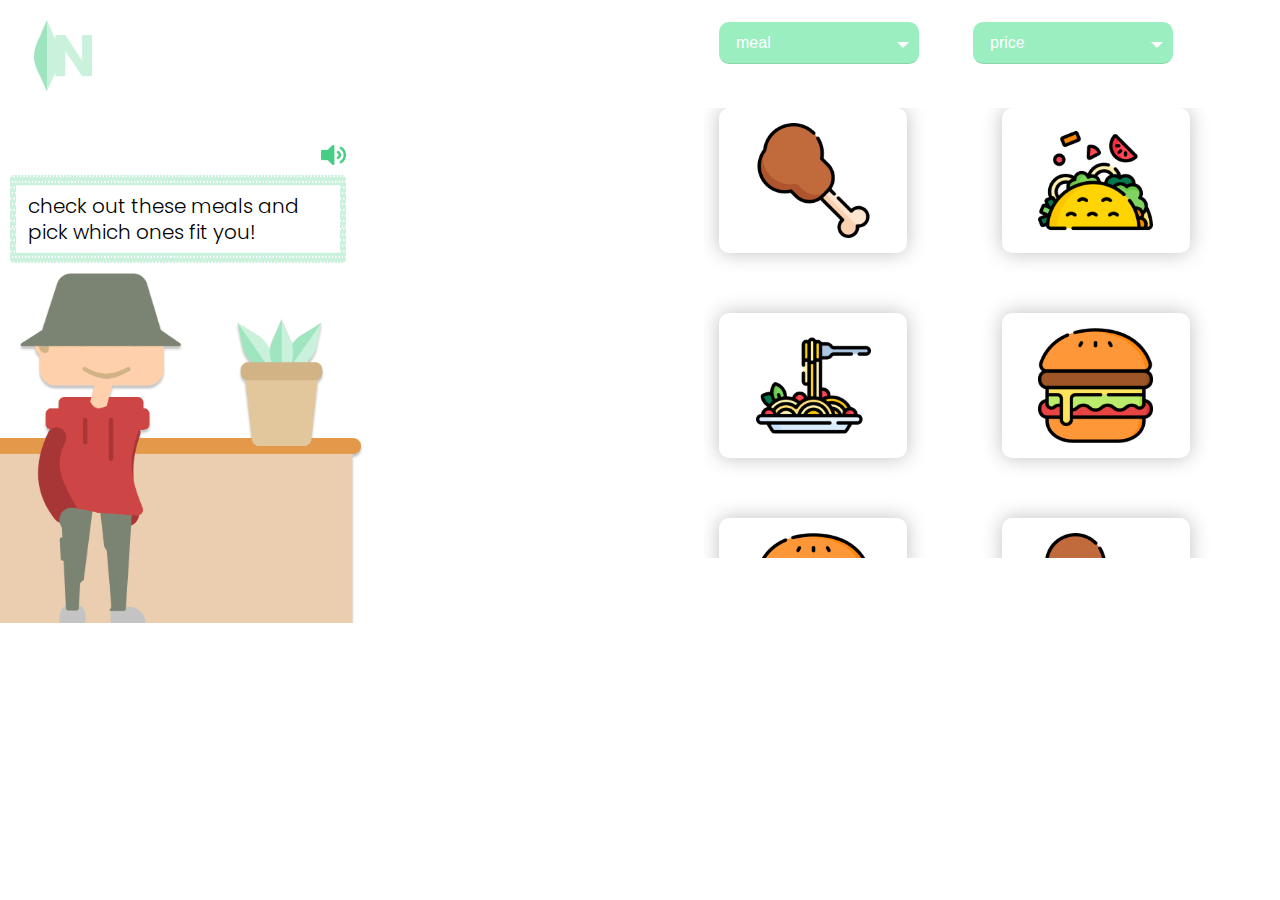
<file: option-6.html>
<!DOCTYPE html>
<html lang="en">

<head>
    <title>PUI Games</title>
    <!--Required meta tag-->
    <meta charset="UTF-8">
    <meta name="description" content="">
    <meta name="viewport" content="width=device-width, initial-scale=1.0">
    <meta property="og:title" content="">
    <meta property="og:type" content="">
    <meta property="og:url" content="">
    <meta property="og:image" content="">
    <!--google fonts cdn -->
    <link href="https://fonts.googleapis.com/css2?family=Poppins:wght@300;400;600;700&display=swap" rel="stylesheet">
    <!-- CSS File -->
    <link rel="stylesheet" href="assets/css/normalize.css">
    <link rel="stylesheet" href="assets/css/bootstrap.min.css">
    <link rel="stylesheet" href="https://cdnjs.cloudflare.com/ajax/libs/font-awesome/5.15.4/css/all.min.css">
    <link rel="stylesheet" href="assets/css/style.css">
    <link rel="stylesheet" href="assets/css/responsive.css">
</head>

<body>

    <!--Start main Area-->
    <section class="option_nine_main_area">
        <!-- <div class="container">
            <div class="col-md-12"> -->
                <div class="option_eight_main_area_item">
                    <!-- ------------ left area ----------- -->
                    <div class="option_eight_left">
                        <div class="logo_content">
                            <a href="#"><img src="assets/images/logo.png" alt=""></a>
                        </div>
                        <div class="check_out_content">
                            <div class="sound_icon">
                                <img src="assets/images/sound.png" alt="">
                            </div>
                            <div class="check_out_text">
                                <h3>
                                   check out these meals and pick which ones fit you!
                                </h3>
                            </div>
                        </div>
                        <div class="option_nine_left_bottom">
                            <img src="assets/images/check.png" alt="item_image">
                        </div>
                    </div>
                    <!-- ----------- right area------  -->
                    <div class="option_nine_right">
                        <!-- right top -->
                        <div class="option_nine_right_top">
                            <div class="check_out_option">
                                <div class="check_out_option_l">
                                    <div class="custom-select">
                                          <select>
                                            <option value="0">meal</option>
                                            <option value="1">breakfast</option>
                                            <option value="1">lunch</option>
                                            <option value="2">dinner</option>
                                          </select>
                                    </div>
                                </div>
                                <div class="check_out_option_ll">
                                    <div class="custom-select">
                                          <select>
                                            <option value="0">price</option>
                                            <option value="1">$</option>
                                            <option value="1">$$</option>
                                            <option value="2">$$$</option>
                                          </select>
                                    </div>
                                </div>
                            </div>
                        </div>
                        <!-- right bottom -->
                        <div class="option_eight_right_bottom" id="style-3">
                            <div class="option_nine_right_bottom_item">
                                <a href="option-7.html"><img src="assets/images/chicken.png" alt="item_image"></a>
                            </div>
                            <div class="option_nine_right_bottom_item">
                                <a href="option-7.html"><img src="assets/images/taco_1.png" alt="item_image"></a>
                            </div>
                            <div class="option_nine_right_bottom_item">
                                <a href="option-7.html"><img src="assets/images/pasta_1.png" alt="item_image"></a>
                            </div>
                            <div class="option_nine_right_bottom_item">
                                <a href="option-7.html"><img src="assets/images/hamburger_1.png" alt="item_image"></a>
                            </div>
                            <div class="option_nine_right_bottom_item">
                                <a href="option-7.html"><img src="assets/images/hamburger_1.png" alt="item_image"></a>
                            </div>
                            <div class="option_nine_right_bottom_item">
                                <a href="option-7.html"><img src="assets/images/chicken.png" alt="item_image"></a>
                            </div>
                        </div>
                    </div>
                </div>
            <!-- </div> -->
        <!-- </div> -->
    </section>
    <!--End main Area-->

    <script>
        var x, i, j, l, ll, selElmnt, a, b, c;
        /*look for any elements with the class "custom-select":*/
        x = document.getElementsByClassName("custom-select");
        l = x.length;
        for (i = 0; i < l; i++) {
          selElmnt = x[i].getElementsByTagName("select")[0];
          ll = selElmnt.length;
          /*for each element, create a new DIV that will act as the selected item:*/
          a = document.createElement("DIV");
          a.setAttribute("class", "select-selected");
          a.innerHTML = selElmnt.options[selElmnt.selectedIndex].innerHTML;
          x[i].appendChild(a);
          /*for each element, create a new DIV that will contain the option list:*/
          b = document.createElement("DIV");
          b.setAttribute("class", "select-items select-hide");
          for (j = 1; j < ll; j++) {
            /*for each option in the original select element,
            create a new DIV that will act as an option item:*/
            c = document.createElement("DIV");
            c.innerHTML = selElmnt.options[j].innerHTML;
            c.addEventListener("click", function(e) {
                /*when an item is clicked, update the original select box,
                and the selected item:*/
                var y, i, k, s, h, sl, yl;
                s = this.parentNode.parentNode.getElementsByTagName("select")[0];
                sl = s.length;
                h = this.parentNode.previousSibling;
                for (i = 0; i < sl; i++) {
                  if (s.options[i].innerHTML == this.innerHTML) {
                    s.selectedIndex = i;
                    h.innerHTML = this.innerHTML;
                    y = this.parentNode.getElementsByClassName("same-as-selected");
                    yl = y.length;
                    for (k = 0; k < yl; k++) {
                      y[k].removeAttribute("class");
                    }
                    this.setAttribute("class", "same-as-selected");
                    break;
                  }
                }
                h.click();
            });
            b.appendChild(c);
          }
          x[i].appendChild(b);
          a.addEventListener("click", function(e) {
              /*when the select box is clicked, close any other select boxes,
              and open/close the current select box:*/
              e.stopPropagation();
              closeAllSelect(this);
              this.nextSibling.classList.toggle("select-hide");
              this.classList.toggle("select-arrow-active");
            });
        }
        function closeAllSelect(elmnt) {
          /*a function that will close all select boxes in the document,
          except the current select box:*/
          var x, y, i, xl, yl, arrNo = [];
          x = document.getElementsByClassName("select-items");
          y = document.getElementsByClassName("select-selected");
          xl = x.length;
          yl = y.length;
          for (i = 0; i < yl; i++) {
            if (elmnt == y[i]) {
              arrNo.push(i)
            } else {
              y[i].classList.remove("select-arrow-active");
            }
          }
          for (i = 0; i < xl; i++) {
            if (arrNo.indexOf(i)) {
              x[i].classList.add("select-hide");
            }
          }
        }
        /*if the user clicks anywhere outside the select box,
        then close all select boxes:*/
        document.addEventListener("click", closeAllSelect);
    </script>


    <!-- JS File -->
    <script src="assets/js/modernizr-3.11.2.min.js"></script>
    <script src="assets/js/jquery.min.js"></script>
    <script src="assets/js/popper.min.js"></script>
    <script src="assets/js/bootstrap.min.js"></script>
    <script src="assets/js/custom.js"></script>

</body>

</html>
</file>
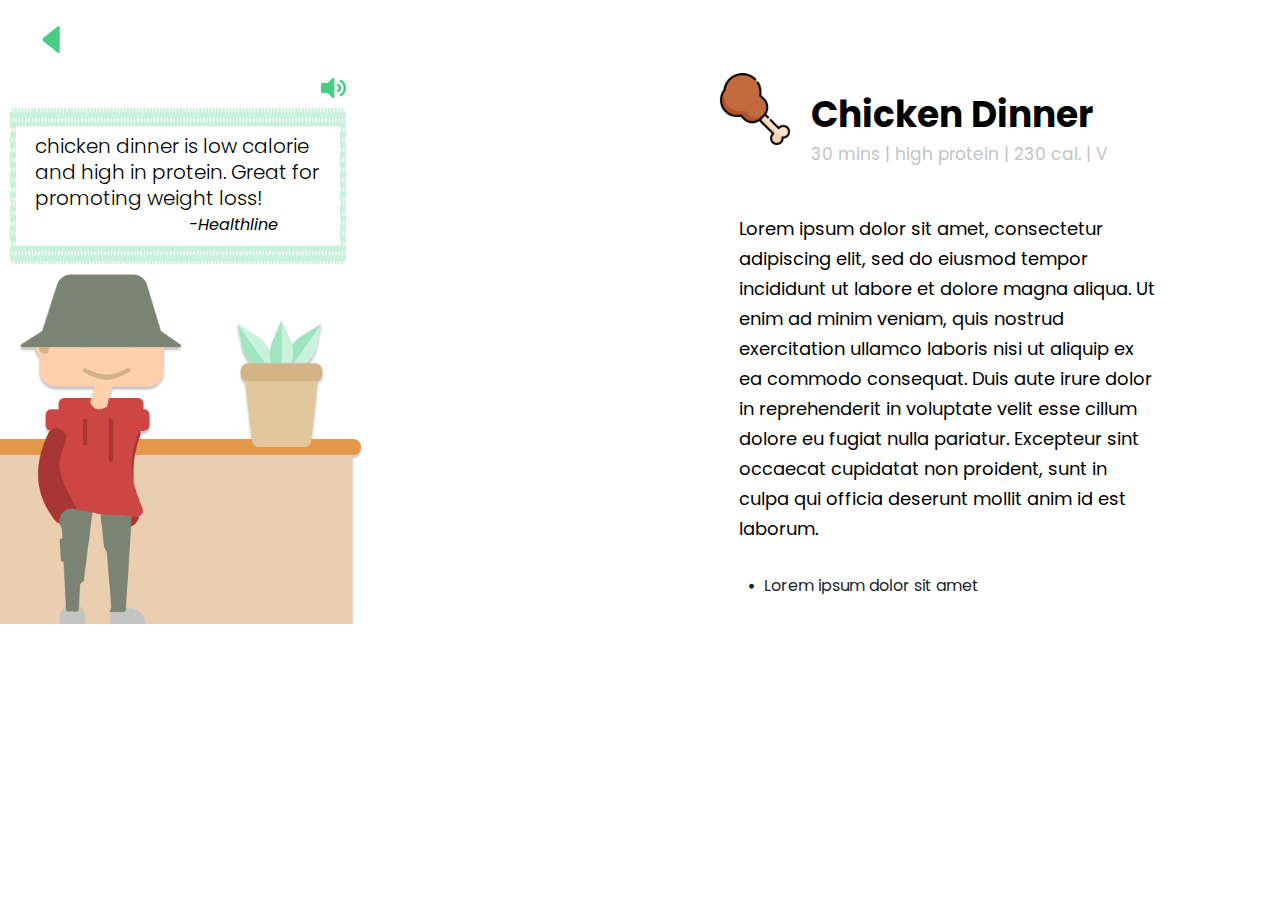
<file: option-7.html>
<!DOCTYPE html>
<html lang="en">

<head>
    <title>PUI Games</title>
    <!--Required meta tag-->
    <meta charset="UTF-8">
    <meta name="description" content="">
    <meta name="viewport" content="width=device-width, initial-scale=1.0">
    <meta property="og:title" content="">
    <meta property="og:type" content="">
    <meta property="og:url" content="">
    <meta property="og:image" content="">
    <!--google fonts cdn -->
    <link href="https://fonts.googleapis.com/css2?family=Poppins:wght@300;400;600;700&display=swap" rel="stylesheet">
     <!-- aos animations css -->
    <link href="https://unpkg.com/aos@2.3.1/dist/aos.css" rel="stylesheet" />
    <!-- CSS File -->
    <link rel="stylesheet" href="assets/css/normalize.css">
    <link rel="stylesheet" href="assets/css/bootstrap.min.css">
    <link rel="stylesheet" href="https://cdnjs.cloudflare.com/ajax/libs/font-awesome/5.15.4/css/all.min.css">
    <link rel="stylesheet" href="assets/css/style.css">
    <link rel="stylesheet" href="assets/css/responsive.css">
</head>
<body>

    <!--Start main Area-->
    <section class="option_nine_main_area">
        <!-- <div class="container">
            <div class="col-md-12"> -->
                <div class="option_nine_head">
                    <div class="nine_head_image" >
                        <a href="option-6.html"><img src="assets/images/left_item1.png" alt=""></a>
                    </div>
                </div>
                <div class="option_nine_main_area_item">
                    <div class="option_nine_left">
                        <div class="chicken_dinner_content">
                            <div class="sound_icon">
                                <img src="assets/images/sound.png" alt="">
                            </div>
                            <div class="chicken_text">
                                <h3>
                                   chicken dinner is low calorie and high in protein. Great for promoting weight loss!
                                </h3>
                                <p>-Healthline</p>
                            </div>
                        </div>
                        <div class="option_nine_left_bottomm">
                            <img src="assets/images/check.png" alt="">
                        </div>
                    </div>
                    <div class="option_nine_right">
                        <div class="option_nine_right_top">
                            <div class="checken_icon">
                                <img src="assets/images/chicken.png" alt="">
                            </div>
                            <div class="checken_text">
                                <h2>Chicken Dinner</h2>
                                <p>30 mins  |  high protein  |  230 cal.  |  V</p>
                            </div>
                        </div>
                        <div class="option_nine_right_bottom" id="style-3">
                            <div class="option_nine_right_bottom_content" >
                                <p>
                                    Lorem ipsum dolor sit amet, consectetur adipiscing elit, sed do eiusmod tempor incididunt ut labore et dolore magna aliqua. Ut enim ad minim veniam, quis nostrud exercitation ullamco laboris nisi ut aliquip ex ea commodo consequat. Duis aute irure dolor in reprehenderit in voluptate velit esse cillum dolore eu fugiat nulla pariatur. Excepteur sint occaecat cupidatat non proident, sunt in culpa qui officia deserunt mollit anim id est laborum.
                                </p>
                                <ul>
                                    <li><i class="fas fa-circle"></i><span>Lorem ipsum dolor sit amet</span><li>
                                    <li><i class="fas fa-circle"></i><span>consectetur adipiscing elit</span><li>
                                    <li><i class="fas fa-circle"></i><span>sed do eiusmod tempor incididunt ut</span><li>
                                    <li><i class="fas fa-circle"></i><span>labore et dolore magna aliqua</span><li>
                                    <li><i class="fas fa-circle"></i><span>Ut enim ad minim veniam</span><li>
                                    <li><i class="fas fa-circle"></i><span>quis nostrud exercitation ullamco</span><li>
                                    <li><i class="fas fa-circle"></i><span>laboris nisi ut aliquip ex</span><li>
                                    <li><i class="fas fa-circle"></i><span>ea commodo consequat</span><li>
                                    <li><i class="fas fa-circle"></i><span>Duis aute irure dolor in reprehenderit</span><li>
                                </ul>
                                <p>
                                    Lorem ipsum dolor sit amet, consectetur adipiscing elit, sed do eiusmod tempor incididunt ut labore et dolore magna aliqua. Ut enim ad minim veniam, quis nostrud exercitation ullamco laboris nisi ut aliquip ex ea commodo consequat. Duis aute irure dolor in reprehenderit in voluptate velit esse cillum dolore eu fugiat nulla pariatur. Excepteur sint occaecat cupidatat non proident, sunt in culpa qui officia deserunt mollit anim id est laborum.
                                </p>
                            </div>
                        </div>
                    </div>
                </div>
            <!-- </div> -->
        <!-- </div> -->
    </section>
    <!--End main Area-->

    <!--Start option content area -->
    
    <!--End option content area -->






    <!-- JS File -->
    <script src="assets/js/modernizr-3.11.2.min.js"></script>
    <script src="assets/js/jquery.min.js"></script>
    <script src="assets/js/popper.min.js"></script>
    <script src="assets/js/bootstrap.min.js"></script>
    <!-- aos animations -->
    <script src="https://unpkg.com/aos@2.3.1/dist/aos.js"></script>
    <script src="assets/js/custom.js"></script>

</body>

</html>
</file>
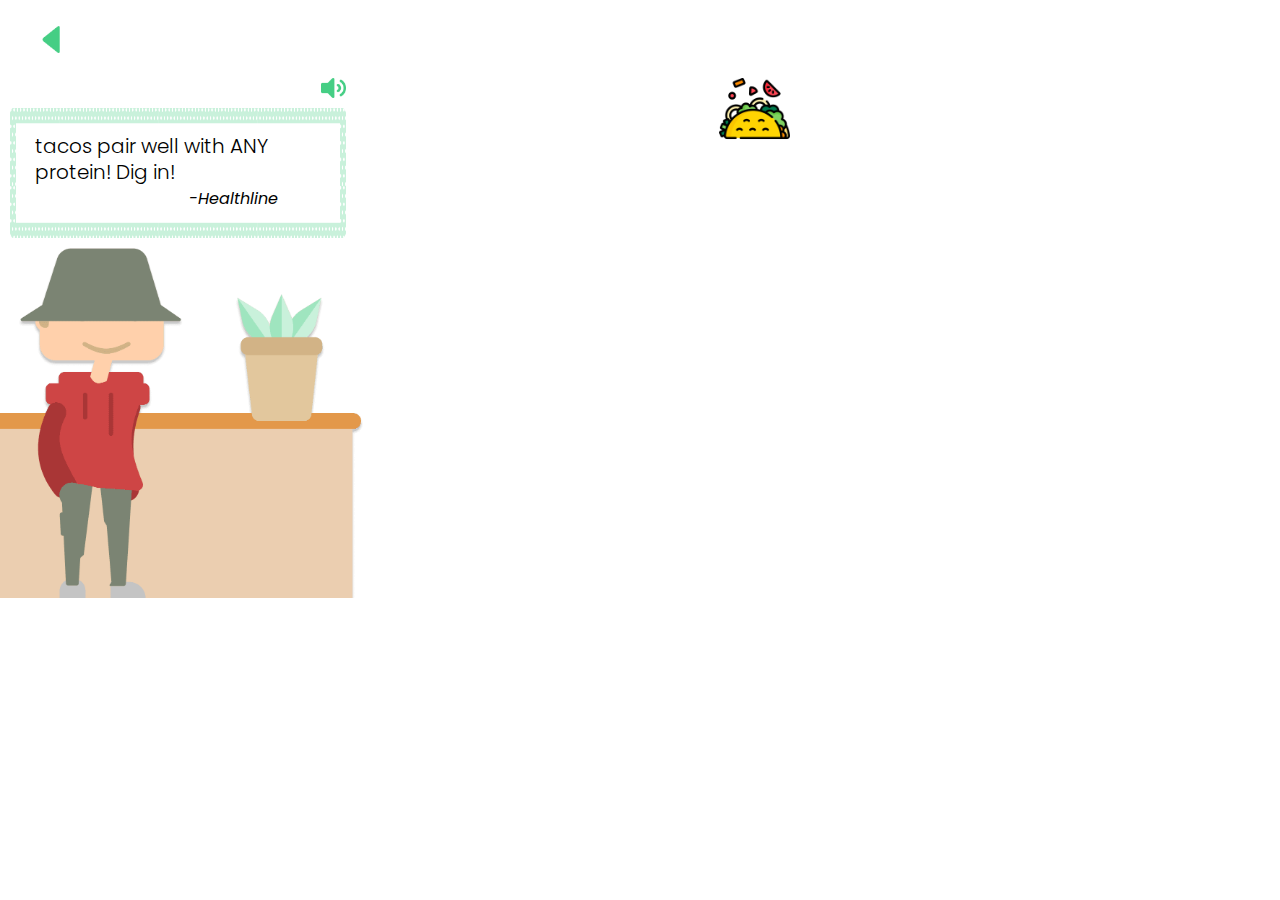
<file: option-8.html>
<!DOCTYPE html>
<html lang="en">
  <head>
    <title>PUI Games</title>
    <!--Required meta tag-->
    <meta charset="UTF-8" />
    <meta name="description" content="" />
    <meta name="viewport" content="width=device-width, initial-scale=1.0" />
    <meta property="og:title" content="" />
    <meta property="og:type" content="" />
    <meta property="og:url" content="" />
    <meta property="og:image" content="" />
    <!--google fonts cdn -->
    <link
      href="https://fonts.googleapis.com/css2?family=Poppins:wght@300;400;600;700&display=swap"
      rel="stylesheet"
    />
    <!-- aos animations css -->
    <link href="https://unpkg.com/aos@2.3.1/dist/aos.css" rel="stylesheet" />
    <!-- CSS File -->
    <link rel="stylesheet" href="assets/css/normalize.css" />
    <link rel="stylesheet" href="assets/css/bootstrap.min.css" />
    <link
      rel="stylesheet"
      href="https://cdnjs.cloudflare.com/ajax/libs/font-awesome/5.15.4/css/all.min.css"
    />
    <link rel="stylesheet" href="assets/css/style.css" />
    <link rel="stylesheet" href="assets/css/responsive.css" />
  </head>
  <body>
    <!--Start main Area-->
    <section class="option_nine_main_area">
      <!-- <div class="container">
            <div class="col-md-12"> -->
      <div class="option_nine_head">
        <div class="nine_head_image">
          <a href="option-6.html"
            ><img src="assets/images/left_item1.png" alt="boy"
          /></a>
        </div>
      </div>
      <div class="option_nine_main_area_item">
        <div class="option_nine_left">
          <div class="chicken_dinner_content">
            <div class="sound_icon">
              <img src="assets/images/sound.png" alt="sound button" />
            </div>
            <div class="chicken_text">
              <h3>tacos pair well with ANY protein! Dig in!</h3>
              <p>-Healthline</p>
            </div>
          </div>
          <div class="option_nine_left_bottomm">
            <img src="assets/images/check.png" alt="check" />
          </div>
        </div>
        <div class="option_nine_right">
          <div class="option_nine_right_top">
            <div class="checken_icon">
              <img src="assets/images/taco_1.png" alt="chicken" />
            </div>
            <div class="checken_text">
              <iframe
                src="https://www.thewholesomedish.com/the-best-homemade-tacos/"
                title="description"
                width="450"
                height="600"
              ></iframe>
            </div>
          </div>
        </div>
      </div>
      <!-- </div> -->
      <!-- </div> -->
    </section>
    <!--End main Area-->

    <!--Start option content area -->

    <!--End option content area -->

    <!-- JS File -->
    <script src="assets/js/modernizr-3.11.2.min.js"></script>
    <script src="assets/js/jquery.min.js"></script>
    <script src="assets/js/popper.min.js"></script>
    <script src="assets/js/bootstrap.min.js"></script>
    <!-- aos animations -->
    <script src="https://unpkg.com/aos@2.3.1/dist/aos.js"></script>
    <script src="assets/js/custom.js"></script>
  </body>
</html>
</file>
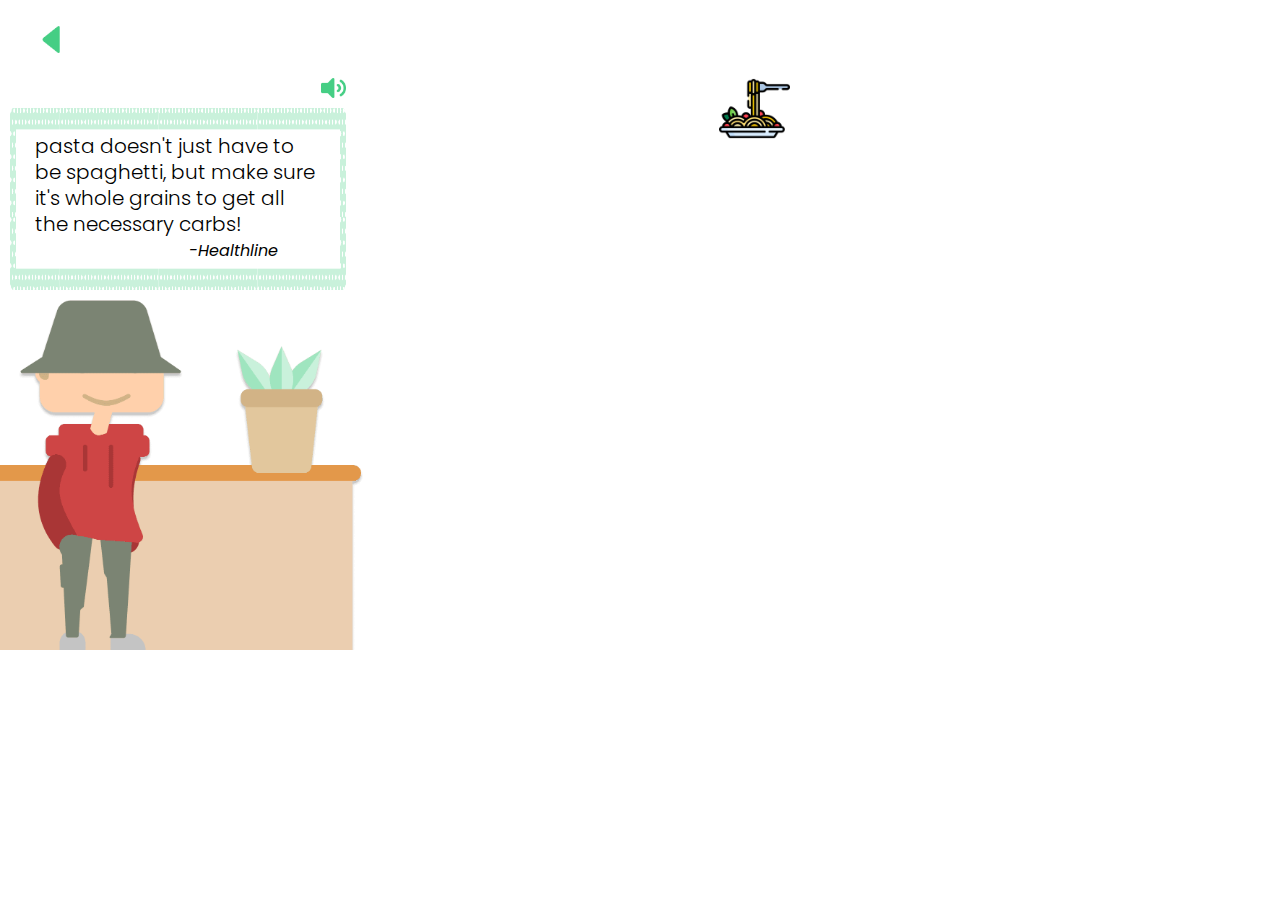
<file: option-9.html>
<!DOCTYPE html>
<html lang="en">
  <head>
    <title>PUI Games</title>
    <!--Required meta tag-->
    <meta charset="UTF-8" />
    <meta name="description" content="" />
    <meta name="viewport" content="width=device-width, initial-scale=1.0" />
    <meta property="og:title" content="" />
    <meta property="og:type" content="" />
    <meta property="og:url" content="" />
    <meta property="og:image" content="" />
    <!--google fonts cdn -->
    <link
      href="https://fonts.googleapis.com/css2?family=Poppins:wght@300;400;600;700&display=swap"
      rel="stylesheet"
    />
    <!-- aos animations css -->
    <link href="https://unpkg.com/aos@2.3.1/dist/aos.css" rel="stylesheet" />
    <!-- CSS File -->
    <link rel="stylesheet" href="assets/css/normalize.css" />
    <link rel="stylesheet" href="assets/css/bootstrap.min.css" />
    <link
      rel="stylesheet"
      href="https://cdnjs.cloudflare.com/ajax/libs/font-awesome/5.15.4/css/all.min.css"
    />
    <link rel="stylesheet" href="assets/css/style.css" />
    <link rel="stylesheet" href="assets/css/responsive.css" />
  </head>
  <body>
    <!--Start main Area-->
    <section class="option_nine_main_area">
      <!-- <div class="container">
            <div class="col-md-12"> -->
      <div class="option_nine_head">
        <div class="nine_head_image">
          <a href="option-6.html"
            ><img src="assets/images/left_item1.png" alt="boy"
          /></a>
        </div>
      </div>
      <div class="option_nine_main_area_item">
        <div class="option_nine_left">
          <div class="chicken_dinner_content">
            <div class="sound_icon">
              <img src="assets/images/sound.png" alt="sound button" />
            </div>
            <div class="chicken_text">
              <h3>
                pasta doesn't just have to be spaghetti, but make sure it's
                whole grains to get all the necessary carbs!
              </h3>
              <p>-Healthline</p>
            </div>
          </div>
          <div class="option_nine_left_bottomm">
            <img src="assets/images/check.png" alt="check" />
          </div>
        </div>
        <div class="option_nine_right">
          <div class="option_nine_right_top">
            <div class="checken_icon">
              <img src="assets/images/pasta_1.png" alt="chicken" />
            </div>
            <div class="checken_text">
              <iframe
                src="https://www.foodiecrush.com/my-moms-homemade-spaghetti-and-meat-sauce-recipe/"
                title="description"
                width="450"
                height="600"
              ></iframe>
            </div>
          </div>
        </div>
      </div>
      <!-- </div> -->
      <!-- </div> -->
    </section>
    <!--End main Area-->

    <!--Start option content area -->

    <!--End option content area -->

    <!-- JS File -->
    <script src="assets/js/modernizr-3.11.2.min.js"></script>
    <script src="assets/js/jquery.min.js"></script>
    <script src="assets/js/popper.min.js"></script>
    <script src="assets/js/bootstrap.min.js"></script>
    <!-- aos animations -->
    <script src="https://unpkg.com/aos@2.3.1/dist/aos.js"></script>
    <script src="assets/js/custom.js"></script>
  </body>
</html>
</file>
<file: assets/css/style.css>
/* Default CSS */
html, body, div, span, object, iframe,
h1, h2, h3, h4, h5, h6, p, blockquote, pre,
abbr, address, cite, code,
del, dfn, em, img, ins, kbd, q, samp,
small, strong, sub, sup, var,
b, i,
dl, dt, dd, ol, ul, li,
fieldset, form, label, legend,
table, caption, tbody, tfoot, thead, tr, th, td,
article, aside, canvas, details, figcaption, figure,
footer, header, hgroup, menu, nav, section, summary,
time, mark, audio, span, video {
   margin: 0;
   padding: 0;
   border: 0;
   outline: 0;
   font-size: 100%;
   background: transparent;
}
table {
   border-collapse: collapse;
   border-spacing: 0;
}
button{
  outline: none !important;
}
input
{
    outline:none !important;
}

h1,h2,h3,h4,h5,h6,p{
  margin:0;
  padding:0;
}
input, button, textarea, select{
  outline: none;
}
.btn.focus, .btn:focus {
  outline: none;
  box-shadow: none !important;
}

ul{
  margin:0;
  padding: 0;
  list-style: none;
}
a{
  margin:0;
  padding:0;
  text-decoration: none;
}
a:hover{
  text-decoration: none;
}
body{
  font-family: 'Poppins', sans-serif;
  /*overflow: hidden;*/
  font-weight: 400;
  /*height: 100vh;*/

}
h1 {
  font-family: 'Poppins', sans-serif;
  font-style: normal;
  font-weight: bold;
  font-size: 57px;
  line-height: 85px;
}
h2 {
  font-style: normal;
  font-weight: bold;
  font-size: 36px;
  line-height: 57px;
  color: #000000;
}
h3 {
  font-style: normal;
  font-weight: bold;
  font-size: 26px;
  line-height: 45px;
  color: #000000;
}
p {
  font-family: Poppins;
  font-style: normal;
  font-weight: normal;
  font-size: 22px;
  line-height: 36px;
  color: #000000;
}
img{
  width: 100%;
  height: auto;
  display: block;
}

html {
  --scrollbarBG: #FFF;
  --thumbBG: #45CE84;
}
body::-webkit-scrollbar {
  width: 8px;
}
body {
  scrollbar-width: thin;
  scrollbar-color: var(--thumbBG) var(--scrollbarBG);
}
body::-webkit-scrollbar-track {
  background: var(--scrollbarBG);
}
body::-webkit-scrollbar-thumb {
  background-color: var(--thumbBG) ;
  border-radius: 6px;
  border: 3px solid var(--scrollbarBG);
}

.quiz_main_area{
  background: url(../images/shape.png) no-repeat scroll 0 0 / cover;
  /*background-size: 100% 100%;*/
  /*height: 100vh;*/
}
.quize_content_area{
  display: -webkit-box;
  display: -ms-flexbox;
  display: flex;
  -webkit-box-pack: justify;
      -ms-flex-pack: justify;
          justify-content: space-between;
  -ms-flex-wrap: wrap;
      flex-wrap: wrap;
  margin-top: 150px;
}
.quize_top_txt p span {
  display: block;
}
.left_quize_area {
  -webkit-box-flex: 0;
      -ms-flex: 0 0 50%;
          flex: 0 0 50%;
}
.right_quize_area {
  -webkit-box-flex: 0;
      -ms-flex: 0 0 50%;
          flex: 0 0 50%;
}
.btn_style_1 {
  display: inline-block;
  font-style: normal;
  font-weight: bold;
  font-size: 40px;
  line-height: 52px;
  color: #FFFFFF !important;
  background: #45CE84;
  box-shadow: 0px 4px 4px rgba(0, 0, 0, 0.25);
  border-radius: 10px;
  padding: 7px 55px;
}
.quize_play_btn {
  text-align: center;
  margin-top: 200px;
  margin-bottom: 80px;
}
.quize_right_images img {
    max-width: 425px;
    width: 100%;
}
/*============options 1 pages css=========*/
.man_single_img img {
  max-width: 472px;
  width: 100%;
}
.ben_single_txt a img {
  max-width: 20px;
  width: 100%;
}
.option_main_pages_area {
  padding-top: 160px;
}
.top_man_images {
  position: relative;
}
.man_single_img {
  content: "";
  position: absolute;
  width: 100%;
  height: 100%;
  left: 0;
  top: -510px;
  z-index: -1;
}
.option_main_pages_area{
  position: relative;
}
.option_one_content_area {
  position: relative;
  z-index: 3;
  margin-top: 414px;
}
.option_one_content_area:after {
  position: absolute;
  content: "";
  background: #EBCEB0;
  bottom: 0;
  left: 20px;
  right: 20px;
  width: 97%;
  height: 100%;
  z-index: -3;
  top: 0;
}
.bar_images_area {
  content: "";
  position: absolute;
  top: 234px;
  left: 0;
  z-index: -4;
}

.ben_content_area h2 {
  display: inline-block;
  background: url("../images/small_txt.png") no-repeat scroll 0 0 / cover;
  padding: 0 35px;
  background-size: 100% 100%;
  margin-left: 20px;
}
.ben_single_txt {
  background: url("../images/text_bg.png") no-repeat scroll 0 0 / cover;
  background-size: 100% 100%;
  padding: 40px 60px 40px 70px;
  display: -webkit-box;
  display: -ms-flexbox;
  display: flex;
  -webkit-box-pack: justify;
      -ms-flex-pack: justify;
          justify-content: space-between;
}
.main_btn_area {
  padding: 70px 0 40px;
  display: -webkit-box;
  display: -ms-flexbox;
  display: flex;
  -webkit-box-pack: justify;
      -ms-flex-pack: justify;
          justify-content: space-between;
  -webkit-box-align: center;
      -ms-flex-align: center;
          align-items: center;
}
.ben_single_txt h3 {
  max-width: 730px;
  width: 100%;
}
.ben_content_area {
  padding: 0 20px;
}
.comon_btn {
  display: inline-block;
  font-style: normal;
  font-weight: bold;
  font-size: 28px;
  line-height: 40px;
  background: #45CE84;
  box-shadow: 0px 4px 4px rgba(0, 0, 0, 0.25);
  border-radius: 10px;
  color: #FFFFFF !important;
  padding: 7px 67px;
}
.hiden{
  display: none;
}
/*.weight_option_one{
  display: none;
}*/
.weight_option_one.show {
  display: -webkit-box !important;
  display: -ms-flexbox !important;
  display: flex !important;
  padding: 70px 0 40px;
  -webkit-box-pack: center;
      -ms-flex-pack: center;
          justify-content: center;
}
.form-control::-webkit-input-placeholder {
  opacity: 1;
  -ms-filter: "progid:DXImageTransform.Microsoft.Alpha(Opacity=100)";
  color: #C9F1DB;
  text-align: center;
}
.form-control::-moz-placeholder {
  opacity: 1;
  -ms-filter: "progid:DXImageTransform.Microsoft.Alpha(Opacity=100)";
  color: #C9F1DB;
  text-align: center;
}
.form-control:-ms-input-placeholder {
  opacity: 1;
  -ms-filter: "progid:DXImageTransform.Microsoft.Alpha(Opacity=100)";
  color: #C9F1DB;
  text-align: center;
}
.form-control::placeholder {
  opacity: 1;
  -ms-filter: "progid:DXImageTransform.Microsoft.Alpha(Opacity=100)";
  color: #C9F1DB;
  text-align: center;
}
.form-control.custom_form {
  font-family: Poppins;
  font-style: normal;
  font-weight: bold;
  font-size: 26px;
  line-height: 45px;
  color: #000;
  background: #FFFFFF;
  box-shadow: 0px 4px 4px rgba(0, 0, 0, 0.25);
  border-radius: 10px;
  max-width: 339px;
  text-align: center;
}
/*.input_show{
  display: none;
}*/
.show{
  display: -webkit-box !important;
  display: -ms-flexbox !important;
  display: flex !important;
}
.option_2_btn_area, .weight_option_two.show {
  padding: 104px 0 50px;
}
.weight_option_two.show {
  padding: 104px 0 0;
}
.options2_btn_area{
  display: none;
}
.options2_btn_area.show {
  display: -webkit-box;
  display: -ms-flexbox;
  display: flex;
  -webkit-box-pack: end;
      -ms-flex-pack: end;
          justify-content: flex-end;
  margin-top: -30px;
  padding-bottom: 22px;
}

/*==============start option 3 css============*/
.option_3_data{
  margin-top: -15px;
}
.option_three_height_area {
  padding-top: 30px;
  text-align: center;
}
.height_btn {
  font-style: normal;
  font-weight: normal;
  font-size: 40px;
  line-height: 52px;
  text-align: center;
  color: #C4C4C4;
  background: #FFFFFF;
  box-shadow: 0px 4px 4px rgba(0, 0, 0, 0.25);
  border-radius: 10px;
  display: inline-block;
  padding: 7px 30px;
  margin: 0 20px;
  -webkit-transition: 0.3s;
  transition: 0.3s;
}
.height_btn:hover{
  background: #45CE84;
  color: #FFF;
}
.height_btn.active{
  background: #45CE84;
  color: #FFF;
}
.option_3_btn_details .comon_btn{
  padding: 7px 50px;
}
.option_five_great_btn {
  text-align: center;
  padding: 65px 0 44px;
}

/*.single_op1_form{
  animation-name: leftSlide;
  animation-duration: 1s;  
  animation-fill-mode: forwards;
}
@keyframes leftSlide {
  from {left: 0px;}
  to {left: 200px; }
}*/


/*=============== Start option_7 pages css
---------------------------------------------*/
.option_7_btn {
  padding: 70px 0 40px;
  display: -webkit-box;
  display: -ms-flexbox;
  display: flex;
  -webkit-box-pack: center;
      -ms-flex-pack: center;
          justify-content: center;
  -webkit-box-align: center;
      -ms-flex-align: center;
          align-items: center;
}
/*=============== Start option_8 pages css
---------------------------------------------*/
.custom-select {
  position: relative;
  font-family: Arial;
}
.custom-select select {
  display: none; 
}
.select-selected {
  background: #9AEEC0;
}
.select-selected:after {
  position: absolute;
  content: "";
  top: 20px;
  right: 10px;
  width: 0;
  height: 0;
  border: 6px solid transparent;
  border-color: #fff transparent transparent transparent;
}
.select-selected.select-arrow-active:after {
  border-color: transparent transparent #fff transparent;
  top: 7px;
}
.select-items div,.select-selected {
  color: #ffffff;
  padding: 8px 16px;
  border: 1px solid transparent;
  border-color: transparent transparent rgba(0, 0, 0, 0.1) transparent;
  cursor: pointer;
  -webkit-user-select: none;
     -moz-user-select: none;
      -ms-user-select: none;
          user-select: none;
  border-radius:10px;
}
.select-items {
  position: absolute;
  background-color: rgb(46, 227, 128);
  top: 100%;
  left: 0;
  right: 0;
  z-index: 99;
}
.select-hide {
  display: none;
}
.select-items div:hover, .same-as-selected {
  background-color: rgba(0, 0, 0, 0.1);
}
.check_out_option_l {
  margin-right: 54px;
  width:200px;
}
.check_out_option_ll{
  width:200px;
}
.option_eight_main_area_item {
  display: -webkit-box;
  display: -ms-flexbox;
  display: flex;
  -webkit-box-pack: justify;
      -ms-flex-pack: justify;
          justify-content: space-between;
}
.option_eight_left,
.option_eight_right{
  -webkit-box-flex: 0;
      -ms-flex: 0 0 45%;
          flex: 0 0 45%;
}
.logo_content {
  padding: 12px 0 0 31px;
}
.check_out_content {
  margin: 35px 0 10px 0;
  padding-left: 10px;
  max-width: 60%;
  width: 100%;
}
.check_out_text h3 {
  font-weight: 300;
  line-height: 26px;
  font-size: 20px;
  max-width: 285px;
}
.check_out_text {
  background: url("../images/text_bg.png") no-repeat scroll 0 0 / cover;
  background-size: cover;
  background-size: 100% 100%;
  padding: 18px;
}
.logo_content img {
  max-width: 65px;
}
.option_nine_right_bottom_item img {
  max-width: 115px;
}
.check_out_option {
  display: -webkit-box;
  display: -ms-flexbox;
  display: flex;
}
.option_eight_right_bottom {
	display: -webkit-box;
	display: -ms-flexbox;
	display: flex;
	-ms-flex-wrap: wrap;
	    flex-wrap: wrap;
	-webkit-box-pack: justify;
	    -ms-flex-pack: justify;
	        justify-content: space-between;
	height: 450px;
	overflow-y: scroll;
	padding-right: 70px;
	padding-left: 15px;
}
.option_nine_right_bottom_item {
	-webkit-box-flex: 0;
	    -ms-flex: 0 0 40%;
	        flex: 0 0 40%;
	padding: 15px;
	box-shadow: 0 5px 10px #ccc;
	display: -webkit-box;
	display: -ms-flexbox;
	display: flex;
	-webkit-box-pack: center;
	    -ms-flex-pack: center;
	        justify-content: center;
	margin-bottom: 60px;
	background: #FFFFFF;
	box-shadow: 0px 0px 20px rgba(0, 0, 0, 0.25);
	border-radius: 10px;
}
/*=============== Start option_9 pages css
---------------------------------------------*/
.option_nine_left_bottomm img {
  max-width: 364px;
}
.option_nine_left_bottom img {
  max-width: 364px;
}
.nine_head_image img {
  max-width: 18px;
}
.option_nine_main_area_item {
  display: -webkit-box;
  display: -ms-flexbox;
  display: flex;
  -webkit-box-pack: justify;
      -ms-flex-pack: justify;
          justify-content: space-between;
}
.option_nine_left,
.option_nine_right{
  -webkit-box-flex: 0;
      -ms-flex: 0 0 45%;
          flex: 0 0 45%;
}
.option_nine_right {
  padding-right: 20px;
}
.chicken_text h3 {
  font-weight: 300;
  line-height: 26px;
  font-size: 20px;
  max-width:285px;
}
.chicken_text p {
  font-family: Poppins;
  font-style: italic;
  font-weight: normal;
  font-size: 16px;
  line-height: 28px;
  color: #000000;
  display: -webkit-box;
  display: -ms-flexbox;
  display: flex;
  -webkit-box-pack: end;
      -ms-flex-pack: end;
          justify-content: flex-end;
  max-width: 85%;
}
.sound_icon img {
  max-width: 25px;
}
.sound_icon {
  display: -webkit-box;
  display: -ms-flexbox;
  display: flex;
  -webkit-box-pack: end;
      -ms-flex-pack: end;
          justify-content: flex-end;
  padding:10px 0;
}
.chicken_text {
  background: url("../images/text_bg.png") no-repeat scroll 0 0 / cover;
  background-size: cover;
  background-size: 100% 100%;
  padding: 25px;
}
.nine_head_image {
  padding: 26px 0 15px 42px;
}
.chicken_dinner_content {
  margin:0px 0 10px 0;
  padding-left: 10px;
  max-width: 60%;
  width: 100%;
}
.checken_text h2 {
  font-family: Poppins;
  font-style: normal;
  font-weight: bold;
  font-size: 36px;
  line-height: 49px;
  color: #000000;
}
.checken_text p{
  font-family: Poppins;
  font-style: normal;
  font-weight: normal;
  font-size: 17px;
  line-height: 31px;
  color: #C4C4C4;
}
.checken_icon img {
  max-width: 72px;
}
.checken_icon {
  position: relative;
  top: -17px;
  margin-right: 20px;
}
.option_nine_right_top {
	display: -webkit-box;
	display: -ms-flexbox;
	display: flex;
	margin-bottom: 44px;
	padding-top: 22px;
	padding-left: 15px;
}
.option_nine_right_bottom {
  margin-left: 35px;
  height: 380px;
  overflow-y: scroll;
}
.option_nine_right_bottom_content p {
  font-family: Poppins;
  font-style: normal;
  font-weight: normal;
  font-size: 18px;
  line-height: 30px;
  color: #000000;
  width: 100%;
  max-width: 80%;
}
.option_nine_right_bottom_content ul {
  margin: 30px 0;
}
.option_nine_right_bottom_content ul li i {
  font-size: 5px;
  padding: 0 10px;
}
.option_nine_right_bottom_content ul li {
  display: -webkit-box;
  display: -ms-flexbox;
  display: flex;
  -webkit-box-align: center;
      -ms-flex-align: center;
          align-items: center;
}



#style-3::-webkit-scrollbar-track
{
  -webkit-box-shadow: inset 0 0 6px rgba(0,0,0,0.3);
  background-color: #F5F5F5;
}

#style-3::-webkit-scrollbar
{
  width: 6px;
  background-color: #F5F5F5;
}

#style-3::-webkit-scrollbar-thumb
{
  background-color: #45CE84;
}
</file>
<file: assets/css/responsive.css>
@media all and (max-width: 1399px) {
	.quize_right_images img {
		max-width: 435px;
		width: 100%;
	}
	.bar_images_area {
		top: 335px;
	}

}
@media all and (max-width: 1199px) {
	/*.quiz_main_area {
		height: 100vh;
	}*/
	.main_btn_area {
		-webkit-box-orient: vertical;
		-webkit-box-direction: normal;
		    -ms-flex-direction: column;
		        flex-direction: column;
	}
	.comon_btn {
		margin: 10px 0;
	}
	.bar_images_area {
		top: 398px;
	}
	.option_one_content_area:after {
		width: 95%;
	}
	.options2_btn_area.show {
		-webkit-box-pack: center;
		    -ms-flex-pack: center;
		        justify-content: center;
		margin-top: 15px;
		padding-bottom: 22px;
	}
	.check_out_content {
		max-width: 71%;
		margin-top:60px 0 100px 0;
	}
	.option_nine_left_bottom {
		left: -129px;
	}
	.option_nine_left_bottom_ll_after {
		top: -162px;
		max-width: 120px;
		left: 176px;
	}
	.chicken_dinner_content {
		max-width: 71%;	
	}
	.chicken_text h3 {
		font-size: 18px;
	}
	.option_nine_left_bottomm img {
		max-width: 318px;
	}
	.option_nine_left_bottom img {
		max-width: 318px;
	}
}
@media all and (max-width: 991px) {
	.quize_content_area {
	    -webkit-box-orient: vertical;
	    -webkit-box-direction: normal;
	        -ms-flex-direction: column;
	            flex-direction: column;
	    -webkit-box-pack: center;
	        -ms-flex-pack: center;
	            justify-content: center;
	    -webkit-box-align: center;
	        -ms-flex-align: center;
	                -ms-grid-row-align: center;
	            align-items: center;
	}
	.left_quize_area {
	    -webkit-box-ordinal-group: 2;
	        -ms-flex-order: 1;
	            order: 1;
	    margin-top: 50px;
	}
	.option_eight_main_area_item {
		-webkit-box-orient:vertical;
		-webkit-box-direction:normal;
		    -ms-flex-direction:column;
		        flex-direction:column;
	}
	.option_nine_right {
		padding-left: 20px;
	}
	.option_nine_left_bottom_ll_after {
		top: -194px;
		max-width: 167px;
		left: 263px;
	}
	.option_nine_main_area_item {
		-webkit-box-orient:vertical;
		-webkit-box-direction:normal;
		    -ms-flex-direction:column ;
		        flex-direction:column ;
	}
	.option_nine_right {
		margin-top: 25px;
	}
	.option_nine_left_bottomm img {
		max-width: 546px;
	}
	.option_nine_left_bottom img {
		max-width: 546px;
	}
}
@media all and (max-width: 767px) {
	.man_single_img img {
		max-width: 390px;
		width: 100%;
	}
	.ben_single_txt {
		padding: 40px 30px 40px 30px;
	}
	h3 {
		font-size: 22px;
	}
	.option_one_content_area {
		margin-top: 336px;
	}
	.man_single_img {
		top: -430px;
	}
	.option_one_content_area:after {
		width: 93%;
	}
	.option_nine_left_bottom_ll_after {
		top: -181px;
		max-width: 141px;
		left: 215px;
	}
	.option_nine_left_bottomm img {
		max-width: 410px;
	}
	.option_nine_left_bottom img {
		max-width: 410px;
	}
}
@media all and (max-width: 575px) {
	.quize_content_area {
	    width: 95%;
	    margin: auto;
	    margin-top: 100px;
	}
	h1 {
	    font-size: 45px;
	    line-height: 65px;
	}
	p {
	    font-size: 18px;
	    line-height: 32px;
	}
	.quize_play_btn {
	    margin-top: 100px;
	    margin-bottom: 80px;
	}
	.btn_style_1 {
	    font-size: 30px;
	    line-height: 45px;
	    color: #FFFFFF !important;
	    background: #45CE84;
	    box-shadow: 0px 4px 4px rgba(0, 0, 0, 0.25);
	    border-radius: 10px;
	    padding: 7px 55px;
	}
	.man_single_img img {
		max-width: 300px;
		width: 100%;
	}
	.option_one_content_area {
		margin-top: 315px;
	}
	.man_single_img {
		top: -314px;
	}
	.form-control.custom_form {
		max-width: 260px;
	}
	.option_one_content_area:after {
		width: 91%;
	}
	.check_out_option_l {
		margin-right: 40px;
		width: 146px;
	}
	.check_out_option_ll{
		width: 146px;
	}
	.option_nine_left_bottom_ll_after {
		top: -160px;
		max-width: 118px;
		left: 170px;
	}
	.chicken_text p {
		max-width: 100%;
	}
	.checken_text h2 {
		font-size: 30px;
	}
	.option_nine_right_bottom_content p {
		max-width: 97%;
	}
	.option_nine_left_bottomm img {
		max-width: 321px;
	}
	.option_nine_left_bottom img {
		max-width: 321px;
	}
}
@media all and (max-width: 450px) {
	p {
	    font-size: 16px;
	    line-height: 32px;
	}
	h1 {
	    font-size: 38px;
	    line-height: 64px;
	}
	.quize_top_txt p span {
	    display: initial;
	}
	.comon_btn {
		font-size: 22px;
		padding: 7px 50px;
	}
	.ben_single_txt {
		padding: 50px 30px 40px 30px;
	}
	h3 {
		font-size: 18px;
		line-height: 1.6;
	}
	.option_one_content_area {
		margin-top: 300px;
	}
	.form-control.custom_form {
		font-size: 20px;
		max-width: 220px;
	}
	.option_one_content_area:after {
		width: 90%;
		left: 15px;
	}
	.option_3_btn_details .comon_btn {
		padding: 7px 30px;
	}
	.check_out_content {
		max-width: 90%;
	}
	.check_out_text h3 {
		font-size: 17px;
	}
	.option_nine_left_bottom {
		left: -31px;
	}
	.option_nine_left_bottom_ll_after {
		top: -133px;
		max-width: 93px;
		left: 80px;
	}
	.check_out_option_l {
		margin-right: 24px;
		width: 114px;
	}
	.check_out_option_ll{
		width: 114px;
	}
	.checken_icon {
		top: -15px;
	}
	.chicken_dinner_content {
		max-width: 90%;
	}
	.checken_text h2 {
		font-size: 23px;
		line-height:25px;
	}
	.option_nine_right_bottom_content p {
		font-size: 14px;
	}
	.checken_icon img {
		max-width: 60px;
	}
	.checken_text p {
		font-size: 11px;
	}
	.option_nine_left_bottomm img {
		max-width: 289px;
	}
	.option_nine_left_bottom img {
		max-width: 289px;
	}
}
</file>
